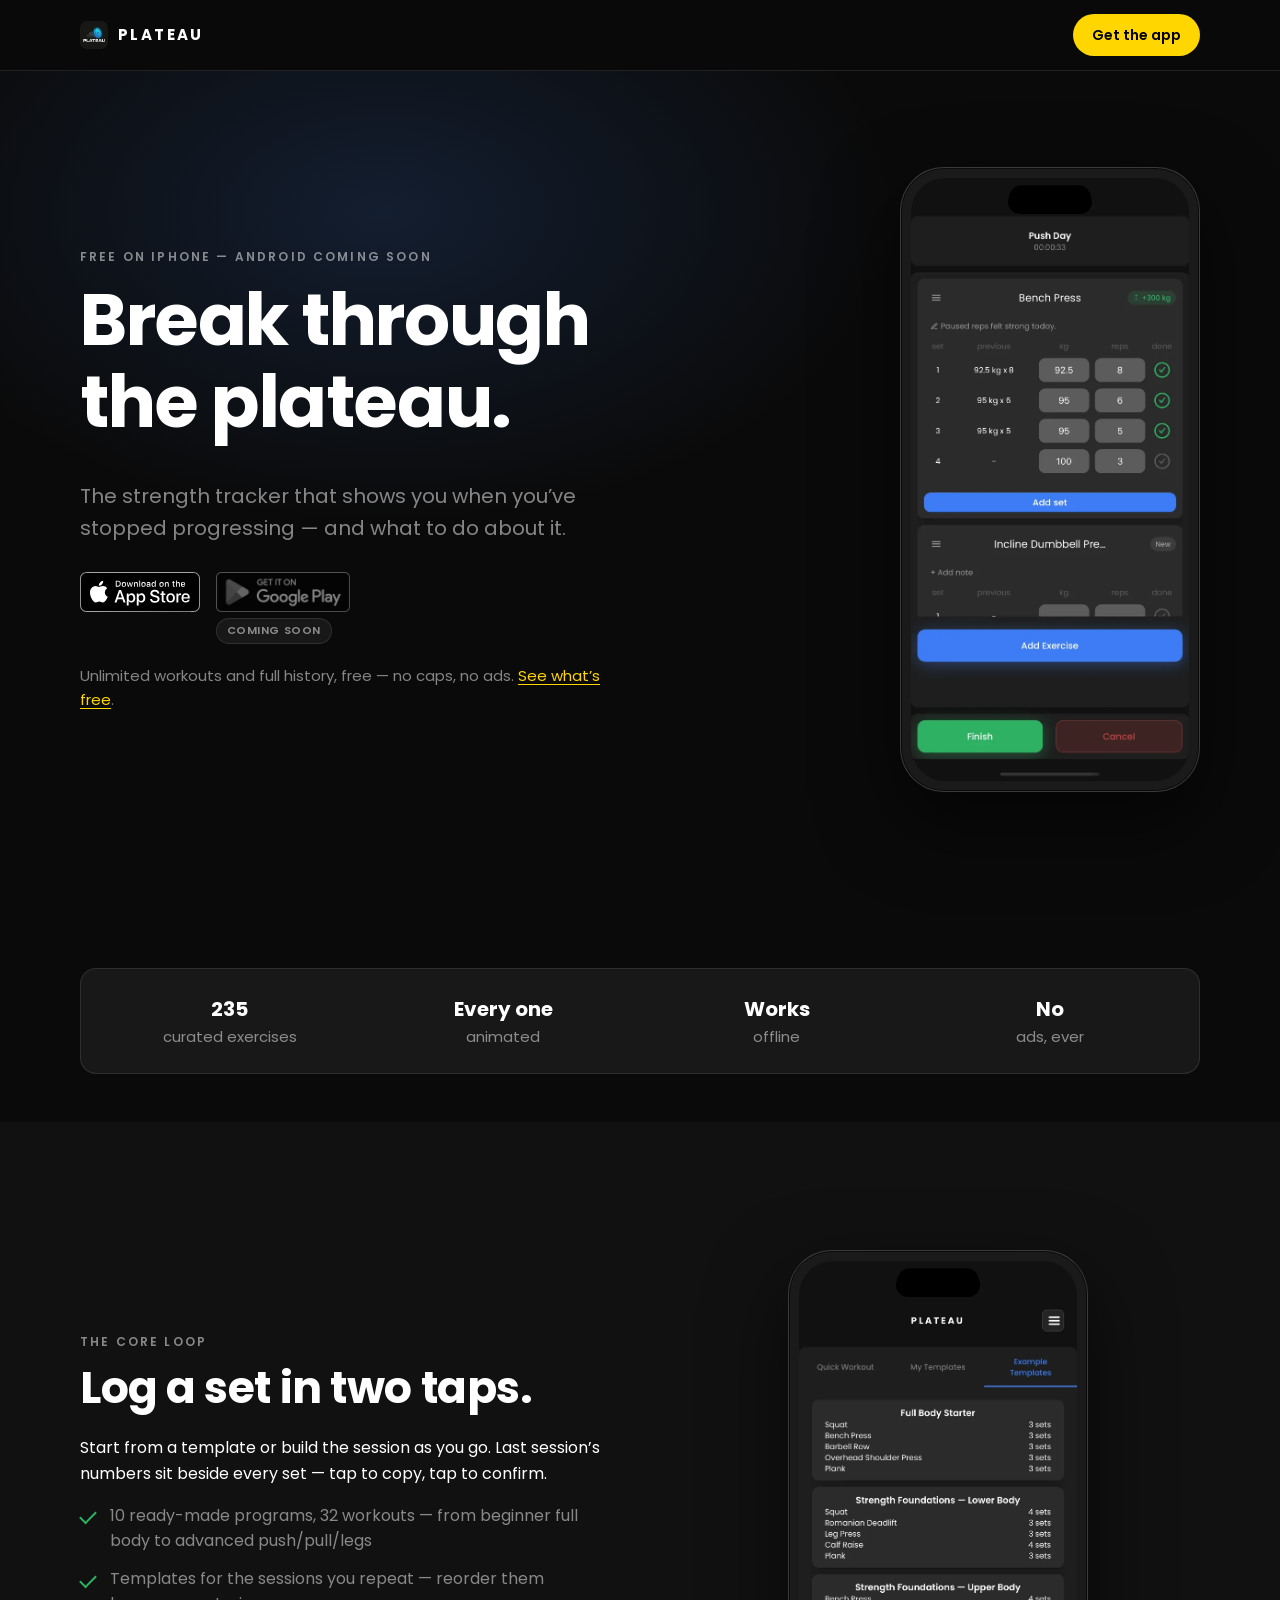
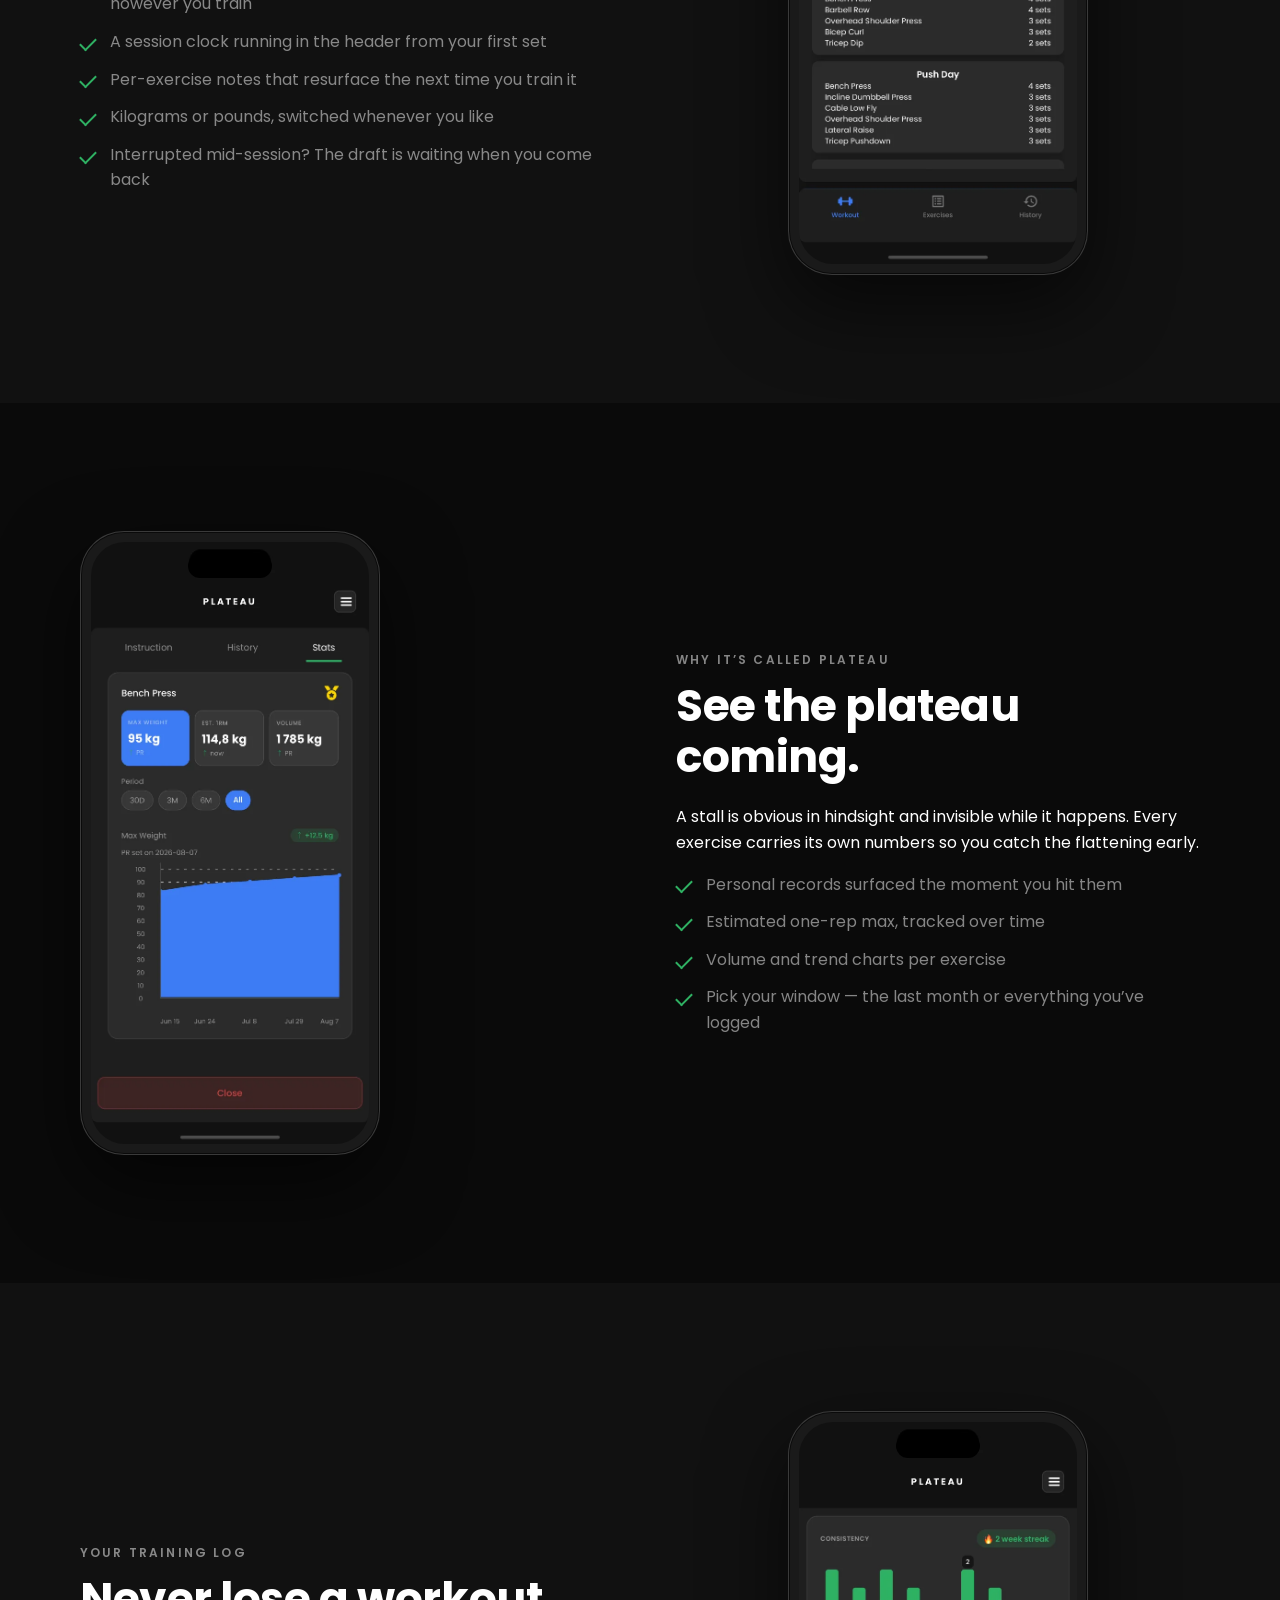
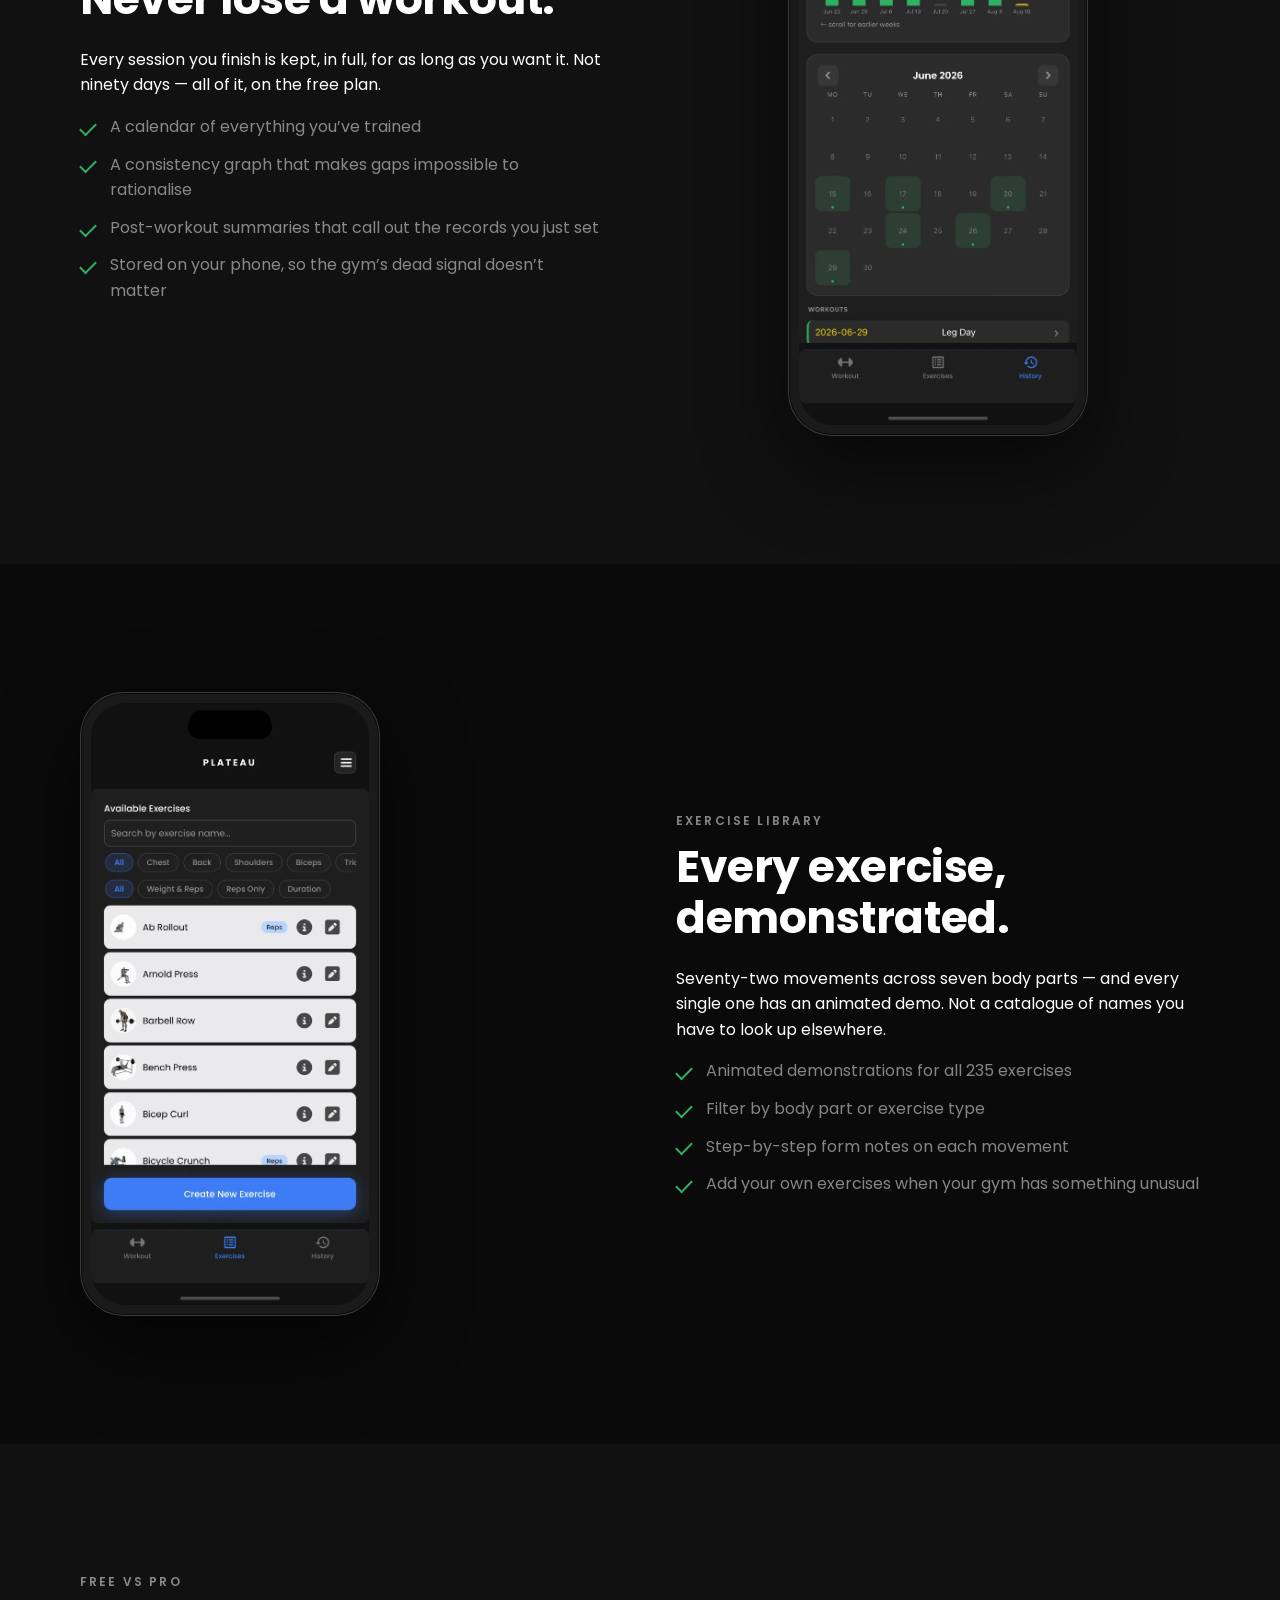
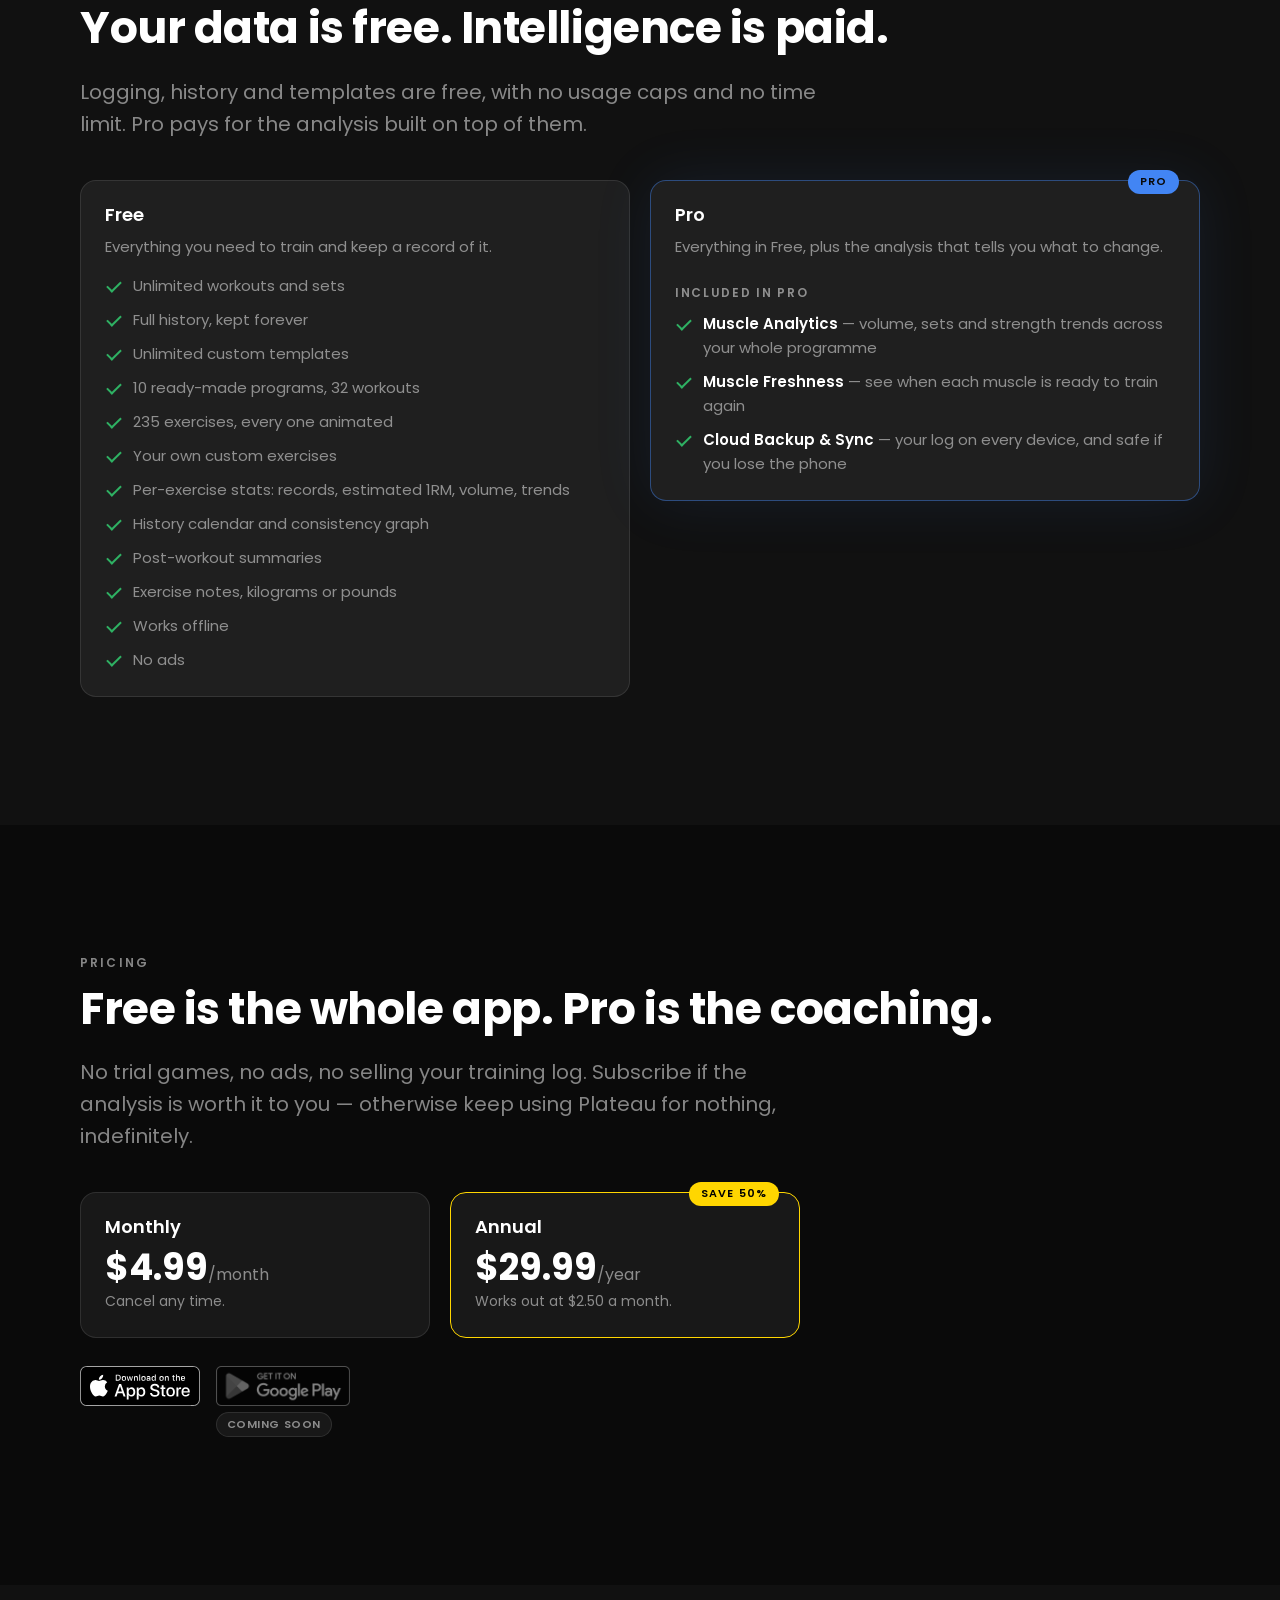
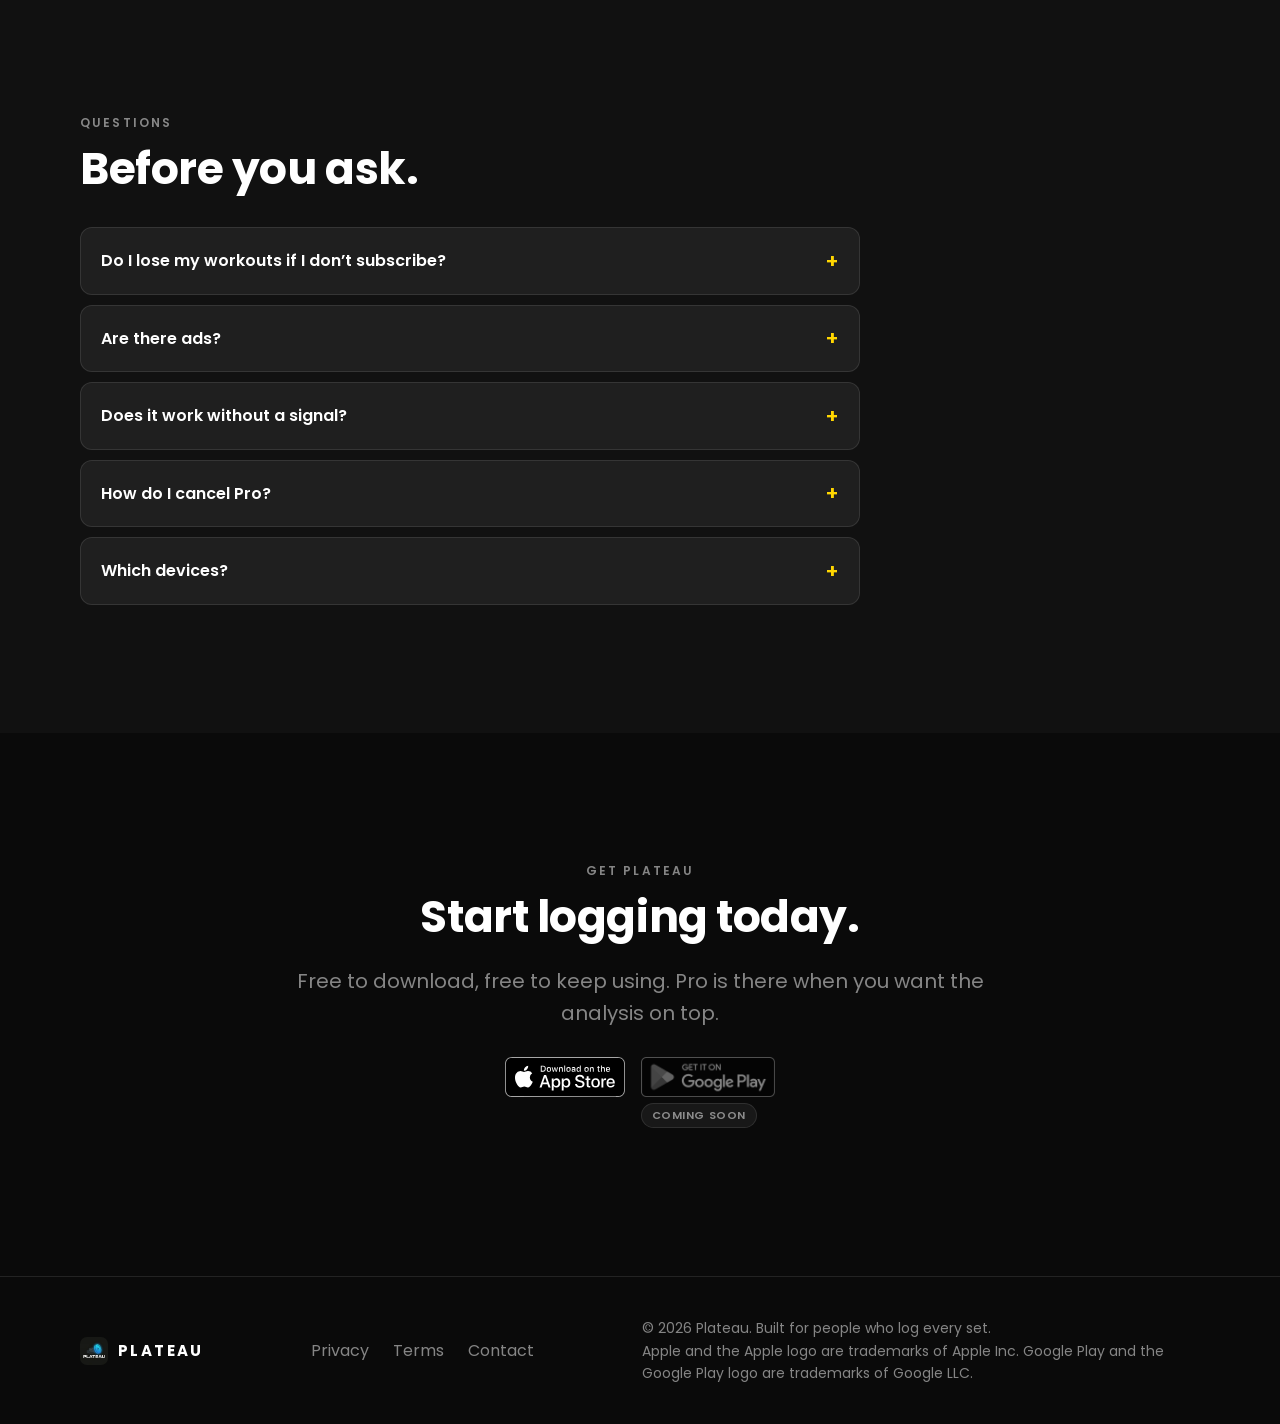
<file: index.html>
<!doctype html>
<html lang="en">
<head>
  <meta charset="utf-8">
  <meta name="viewport" content="width=device-width, initial-scale=1">
  <title>Plateau — Break through the plateau</title>
  <meta name="description" content="Plateau is a strength tracker for iPhone (Android coming soon) that shows you when you have stopped progressing — and what to do about it. Free to download: unlimited workouts, unlimited history, no ads.">
  <link rel="canonical" href="https://getplateau.app/">
  <meta property="og:type" content="website">
  <meta property="og:site_name" content="Plateau">
  <meta property="og:title" content="Plateau — Break through the plateau">
  <meta property="og:description" content="The strength tracker that shows you when you've stopped progressing. Free on iPhone — Android coming soon. Unlimited workouts and full history, no caps, no ads.">
  <meta property="og:url" content="https://getplateau.app/">
  <meta property="og:image" content="https://getplateau.app/assets/img/og.png">
  <meta property="og:image:width" content="1200">
  <meta property="og:image:height" content="630">
  <meta name="twitter:card" content="summary_large_image">
  <meta name="twitter:title" content="Plateau — Break through the plateau">
  <meta name="twitter:description" content="The strength tracker that shows you when you've stopped progressing. Free on iPhone — Android coming soon. Unlimited workouts and full history, no caps, no ads.">
  <meta name="twitter:image" content="https://getplateau.app/assets/img/og.png">
  <meta name="theme-color" content="#0A0A0A">
  <link rel="icon" href="assets/img/logo.webp" type="image/webp">
  <!-- PRICES: reconcile against the live RevenueCat products. -->
  <script type="application/ld+json">
  {
    "@context": "https://schema.org",
    "@type": "SoftwareApplication",
    "name": "Plateau",
    "applicationCategory": "HealthApplication",
    "operatingSystem": "iOS",
    "description": "A strength-training tracker with unlimited workout logging, full history and per-exercise progress analytics.",
    "url": "https://getplateau.app/",
    "installUrl": "https://apps.apple.com/app/id6752913552",
    "offers": [
      { "@type": "Offer", "name": "Free", "price": "0", "priceCurrency": "USD", "availability": "https://schema.org/InStock" },
      { "@type": "Offer", "name": "Pro Monthly", "price": "4.99", "priceCurrency": "USD", "availability": "https://schema.org/InStock" },
      { "@type": "Offer", "name": "Pro Annual", "price": "29.99", "priceCurrency": "USD", "availability": "https://schema.org/InStock" }
    ]
  }
  </script>
  <!-- /PRICES -->
  <link rel="preload" href="assets/fonts/poppins-400.woff2" as="font" type="font/woff2" crossorigin>
  <link rel="stylesheet" href="assets/css/styles.css">
  <noscript><style>.reveal { opacity: 1 !important; transform: none !important; } .site-header { background: rgba(10, 10, 10, 0.85); -webkit-backdrop-filter: blur(12px); backdrop-filter: blur(12px); border-bottom-color: var(--surface-border); }</style></noscript>
</head>
<body>
  <a class="skip-link" href="#main">Skip to content</a>

  <header class="site-header" id="site-header">
    <div class="container site-header__inner">
      <a class="wordmark" href="index.html">
        <img src="assets/img/logo.webp" width="28" height="28" alt="Plateau logo">
        <span>PLATEAU</span>
      </a>
      <a class="btn btn--primary btn--sm" href="#download">Get the app</a>
    </div>
  </header>

  <main id="main">
    <section class="hero">
      <div class="container hero__inner">
        <div class="hero__copy">
          <p class="eyebrow">Free on iPhone — <span data-status="coming">Android coming soon</span></p>
          <h1>Break through the plateau.</h1>
          <p class="lede">The strength tracker that shows you when you&rsquo;ve stopped
            progressing &mdash; and what to do about it.</p>
          <div class="store-badges">
            <a href="https://apps.apple.com/app/id6752913552">
              <img class="badge-apple" src="assets/img/badge-app-store.svg" width="120" height="40"
                   alt="Download Plateau on the App Store">
            </a>
            <span class="store-badge--soon">
              <img class="badge-google" src="assets/img/badge-google-play.png" width="134" height="40"
                   alt="Plateau for Android — coming soon">
              <span class="store-badge__tag" data-status="coming">Coming soon</span>
            </span>
          </div>
          <p class="hero__note">Unlimited workouts and full history, free — no caps, no ads.
            <a href="#plans">See what&rsquo;s free</a>.</p>
        </div>
        <div class="hero__shot">
          <div class="phone">
            <img src="assets/img/shot-workout.webp" width="603" height="1307"
                 alt="Plateau logging sets for a bench press during an active workout">
          </div>
        </div>
      </div>
    </section>

    <section class="section proof">
      <div class="container">
        <ul class="proof-bar">
          <li><strong>235</strong> curated exercises</li>
          <li><strong>Every one</strong> animated</li>
          <li><strong>Works</strong> offline</li>
          <li><strong>No</strong> ads, ever</li>
        </ul>
      </div>
    </section>

    <section class="section section--raised feature reveal" id="logging">
      <div class="container feature__inner">
        <div class="feature__copy">
          <p class="eyebrow">The core loop</p>
          <h2>Log a set in two taps.</h2>
          <p>Start from a template or build the session as you go. Last session&rsquo;s
            numbers sit beside every set &mdash; tap to copy, tap to confirm.</p>
          <ul class="feature__points">
            <li>10 ready-made programs, 32 workouts &mdash; from beginner full body to advanced push/pull/legs</li>
            <li>Templates for the sessions you repeat &mdash; reorder them however you train</li>
            <li>A session clock running in the header from your first set</li>
            <li>Per-exercise notes that resurface the next time you train it</li>
            <li>Kilograms or pounds, switched whenever you like</li>
            <li>Interrupted mid-session? The draft is waiting when you come back</li>
          </ul>
        </div>
        <div class="feature__media">
          <div class="phone">
            <img src="assets/img/shot-templates.webp" width="603" height="1307" loading="lazy"
                 alt="Plateau&rsquo;s workout tab listing reusable training templates">
          </div>
        </div>
      </div>
    </section>

    <section class="section feature feature--reverse reveal" id="progress">
      <div class="container feature__inner">
        <div class="feature__copy">
          <p class="eyebrow">Why it&rsquo;s called Plateau</p>
          <h2>See the plateau coming.</h2>
          <p>A stall is obvious in hindsight and invisible while it happens. Every
            exercise carries its own numbers so you catch the flattening early.</p>
          <ul class="feature__points">
            <li>Personal records surfaced the moment you hit them</li>
            <li>Estimated one-rep max, tracked over time</li>
            <li>Volume and trend charts per exercise</li>
            <li>Pick your window &mdash; the last month or everything you&rsquo;ve logged</li>
          </ul>
        </div>
        <div class="feature__media">
          <div class="phone">
            <img src="assets/img/shot-stats.webp" width="603" height="1307" loading="lazy"
                 alt="Bench press statistics showing personal records, estimated one-rep max and a rising progress chart">
          </div>
        </div>
      </div>
    </section>

    <section class="section section--raised feature reveal" id="history">
      <div class="container feature__inner">
        <div class="feature__copy">
          <p class="eyebrow">Your training log</p>
          <h2>Never lose a workout.</h2>
          <p>Every session you finish is kept, in full, for as long as you want it.
            Not ninety days &mdash; all of it, on the free plan.</p>
          <ul class="feature__points">
            <li>A calendar of everything you&rsquo;ve trained</li>
            <li>A consistency graph that makes gaps impossible to rationalise</li>
            <li>Post-workout summaries that call out the records you just set</li>
            <li>Stored on your phone, so the gym&rsquo;s dead signal doesn&rsquo;t matter</li>
          </ul>
        </div>
        <div class="feature__media">
          <div class="phone">
            <img src="assets/img/shot-history.webp" width="603" height="1307" loading="lazy"
                 alt="Workout history with a calendar of training days and a weekly consistency graph">
          </div>
        </div>
      </div>
    </section>

    <section class="section feature feature--reverse reveal" id="library">
      <div class="container feature__inner">
        <div class="feature__copy">
          <p class="eyebrow">Exercise library</p>
          <h2>Every exercise, demonstrated.</h2>
          <p>Seventy-two movements across seven body parts &mdash; and every single one
            has an animated demo. Not a catalogue of names you have to look up elsewhere.</p>
          <ul class="feature__points">
            <li>Animated demonstrations for all 235 exercises</li>
            <li>Filter by body part or exercise type</li>
            <li>Step-by-step form notes on each movement</li>
            <li>Add your own exercises when your gym has something unusual</li>
          </ul>
        </div>
        <div class="feature__media">
          <div class="phone">
            <img src="assets/img/shot-library.webp" width="603" height="1307" loading="lazy"
                 alt="Plateau&rsquo;s exercise library with body-part and exercise-type filters">
          </div>
        </div>
      </div>
    </section>

    <section class="section section--raised reveal" id="plans">
      <div class="container">
        <p class="eyebrow">Free vs Pro</p>
        <h2>Your data is free. Intelligence is paid.</h2>
        <p class="lede">Logging, history and templates are free, with no usage caps
          and no time limit. Pro pays for the analysis built on top of them.</p>

        <div class="plans">
          <div class="card plan">
            <h3>Free</h3>
            <p class="plan__tagline">Everything you need to train and keep a record of it.</p>
            <ul class="plan__list">
              <li>Unlimited workouts and sets</li>
              <li>Full history, kept forever</li>
              <li>Unlimited custom templates</li>
              <li>10 ready-made programs, 32 workouts</li>
              <li>235 exercises, every one animated</li>
              <li>Your own custom exercises</li>
              <li>Per-exercise stats: records, estimated 1RM, volume, trends</li>
              <li>History calendar and consistency graph</li>
              <li>Post-workout summaries</li>
              <li>Exercise notes, kilograms or pounds</li>
              <li>Works offline</li>
              <li>No ads</li>
            </ul>
          </div>

          <div class="card plan plan--pro">
            <span class="badge">Pro</span>
            <h3>Pro</h3>
            <p class="plan__tagline">Everything in Free, plus the analysis that tells you what to change.</p>
            <p class="plan__group">Included in Pro</p>
            <ul class="plan__list">
              <li><strong>Muscle Analytics</strong> &mdash; volume, sets and strength trends across your whole programme</li>
              <li><strong>Muscle Freshness</strong> &mdash; see when each muscle is ready to train again</li>
              <li><strong>Cloud Backup &amp; Sync</strong> &mdash; your log on every device, and safe if you lose the phone</li>
            </ul>
          </div>
        </div>
      </div>
    </section>

    <section class="section reveal" id="pricing">
      <div class="container">
        <p class="eyebrow">Pricing</p>
        <h2>Free is the whole app. Pro is the coaching.</h2>
        <p class="lede">No trial games, no ads, no selling your training log.
          Subscribe if the analysis is worth it to you &mdash; otherwise keep using
          Plateau for nothing, indefinitely.</p>

        <!-- PRICES: reconcile against the live RevenueCat products. -->
        <div class="prices">
          <div class="card price">
            <h3>Monthly</h3>
            <p class="price__amount">$4.99<span>/month</span></p>
            <p class="price__note">Cancel any time.</p>
          </div>
          <div class="card price price--featured">
            <span class="badge">Save 50%</span>
            <h3>Annual</h3>
            <p class="price__amount">$29.99<span>/year</span></p>
            <p class="price__note">Works out at $2.50 a month.</p>
          </div>
        </div>
        <!-- /PRICES -->

        <div class="store-badges">
          <a href="https://apps.apple.com/app/id6752913552">
            <img class="badge-apple" src="assets/img/badge-app-store.svg" width="120" height="40"
                 alt="Download Plateau on the App Store">
          </a>
          <span class="store-badge--soon">
            <img class="badge-google" src="assets/img/badge-google-play.png" width="134" height="40"
                 alt="Plateau for Android — coming soon">
            <span class="store-badge__tag" data-status="coming">Coming soon</span>
          </span>
        </div>
      </div>
    </section>

    <section class="section section--raised reveal" id="faq">
      <div class="container">
        <p class="eyebrow">Questions</p>
        <h2>Before you ask.</h2>
        <div class="faq">
          <details>
            <summary>Do I lose my workouts if I don&rsquo;t subscribe?</summary>
            <p>No. Your entire history stays readable forever on the free plan, along
              with unlimited logging and unlimited templates. Pro adds analysis on top
              of that data; it never locks the data itself.</p>
          </details>
          <details>
            <summary>Are there ads?</summary>
            <p>None, on either plan. An advert has no business interrupting a working
              set, and we would rather be paid by the people using the app.</p>
          </details>
          <details>
            <summary>Does it work without a signal?</summary>
            <p>Yes. Your workouts are stored on the phone itself, so a basement gym
              with no reception changes nothing. Exercise animations are cached after
              the first time you view them.</p>
          </details>
          <details>
            <summary>How do I cancel Pro?</summary>
            <p>In your App Store or Google Play account settings, not in the app.
              Cancelling stops the next renewal; the period you have already paid for
              runs to its end. Refunds go through Apple or Google under their own
              policies.</p>
          </details>
          <details>
            <summary>Which devices?</summary>
            <p>iPhone today, from a single codebase — <span data-status="coming">Android is coming soon</span>.</p>
          </details>
        </div>
      </div>
    </section>

    <section class="section download reveal" id="download">
      <div class="container">
        <p class="eyebrow">Get Plateau</p>
        <h2>Start logging today.</h2>
        <p class="lede">Free to download, free to keep using. Pro is there when you want
          the analysis on top.</p>
        <div class="store-badges">
          <a href="https://apps.apple.com/app/id6752913552">
            <img class="badge-apple" src="assets/img/badge-app-store.svg" width="120" height="40"
                 alt="Download Plateau on the App Store">
          </a>
          <span class="store-badge--soon">
            <img class="badge-google" src="assets/img/badge-google-play.png" width="134" height="40"
                 alt="Plateau for Android — coming soon">
            <span class="store-badge__tag" data-status="coming">Coming soon</span>
          </span>
        </div>
      </div>
    </section>
  </main>

  <footer class="site-footer">
    <div class="container site-footer__inner">
      <a class="wordmark" href="index.html">
        <img src="assets/img/logo.webp" width="28" height="28" alt="Plateau logo">
        <span>PLATEAU</span>
      </a>
      <nav class="site-footer__links" aria-label="Footer">
        <a href="privacy.html">Privacy</a>
        <a href="terms.html">Terms</a>
        <a href="mailto:support@getplateau.app">Contact</a>
      </nav>
      <p class="site-footer__note">&copy; 2026 Plateau. Built for people who log every set.<br>
        Apple and the Apple logo are trademarks of Apple Inc. Google Play and the Google Play
        logo are trademarks of Google LLC.</p>
    </div>
  </footer>

  <script src="assets/js/main.js" defer></script>
</body>
</html>
</file>
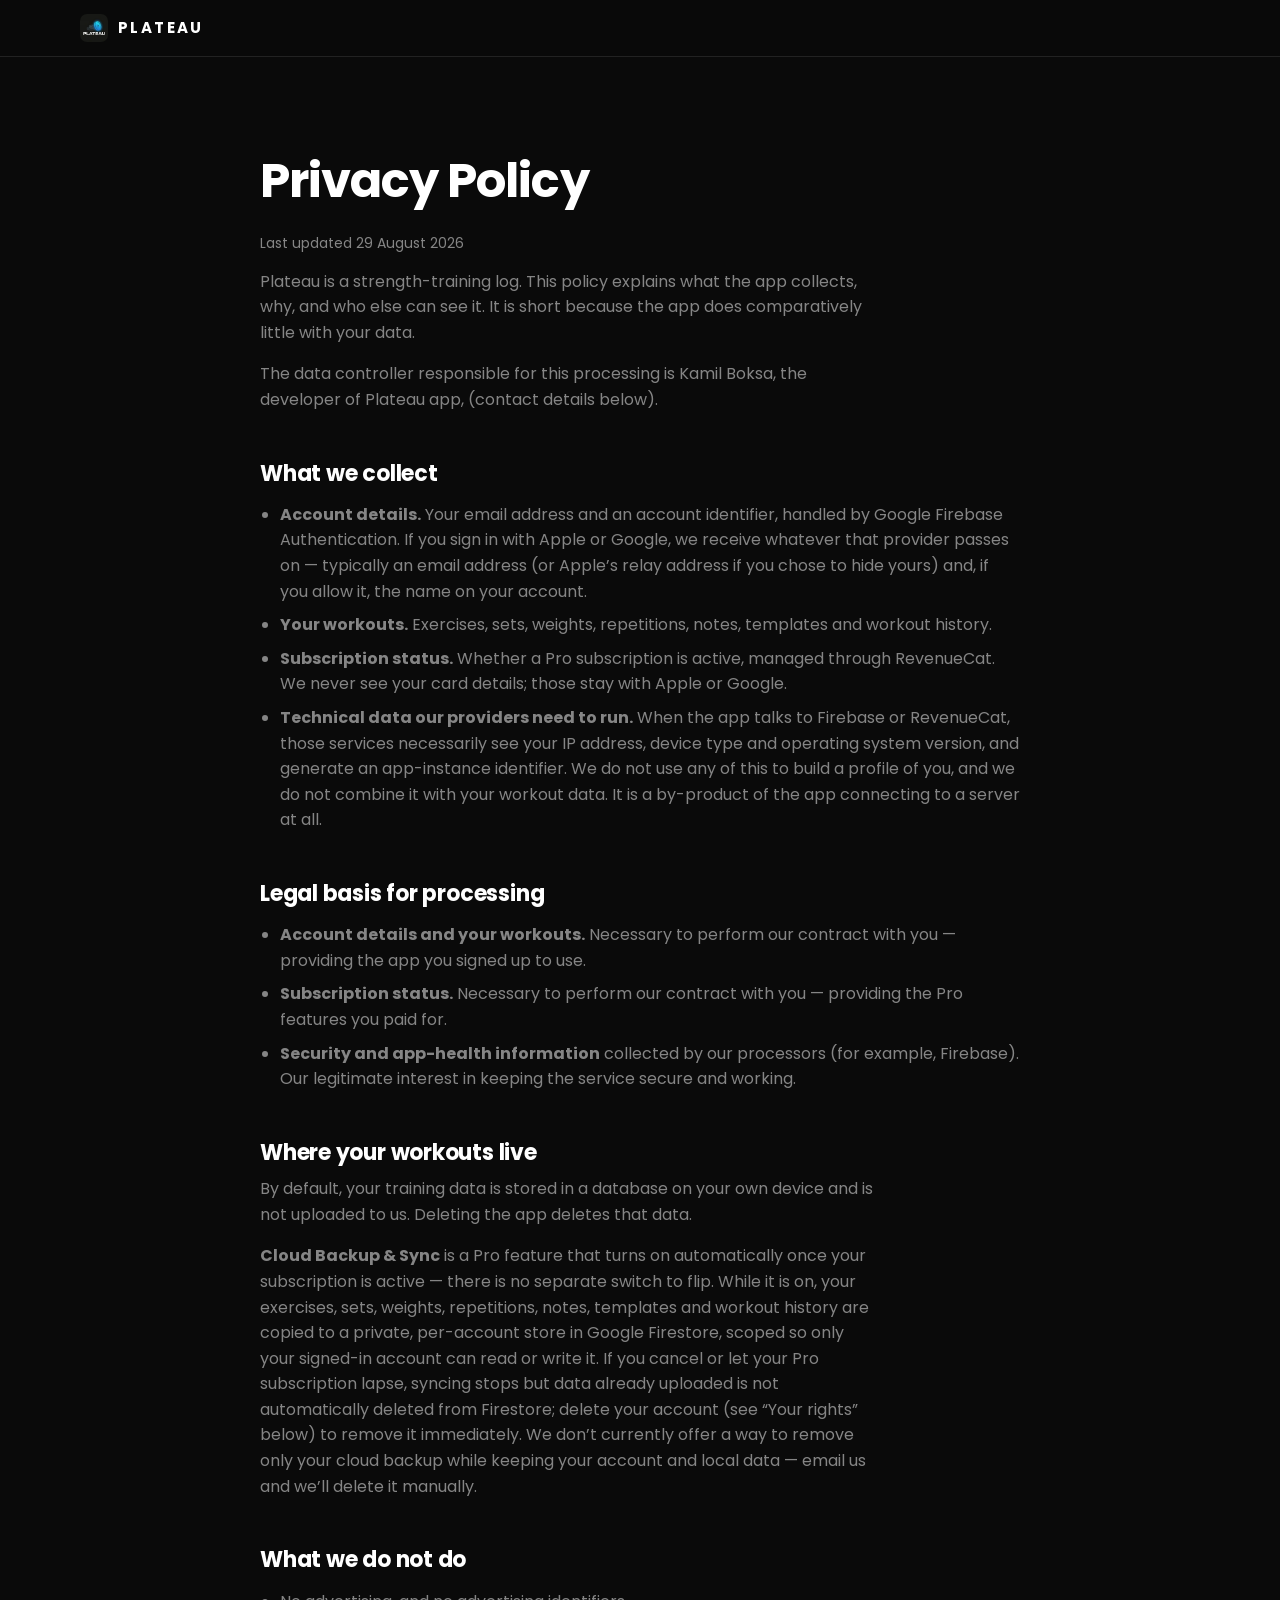
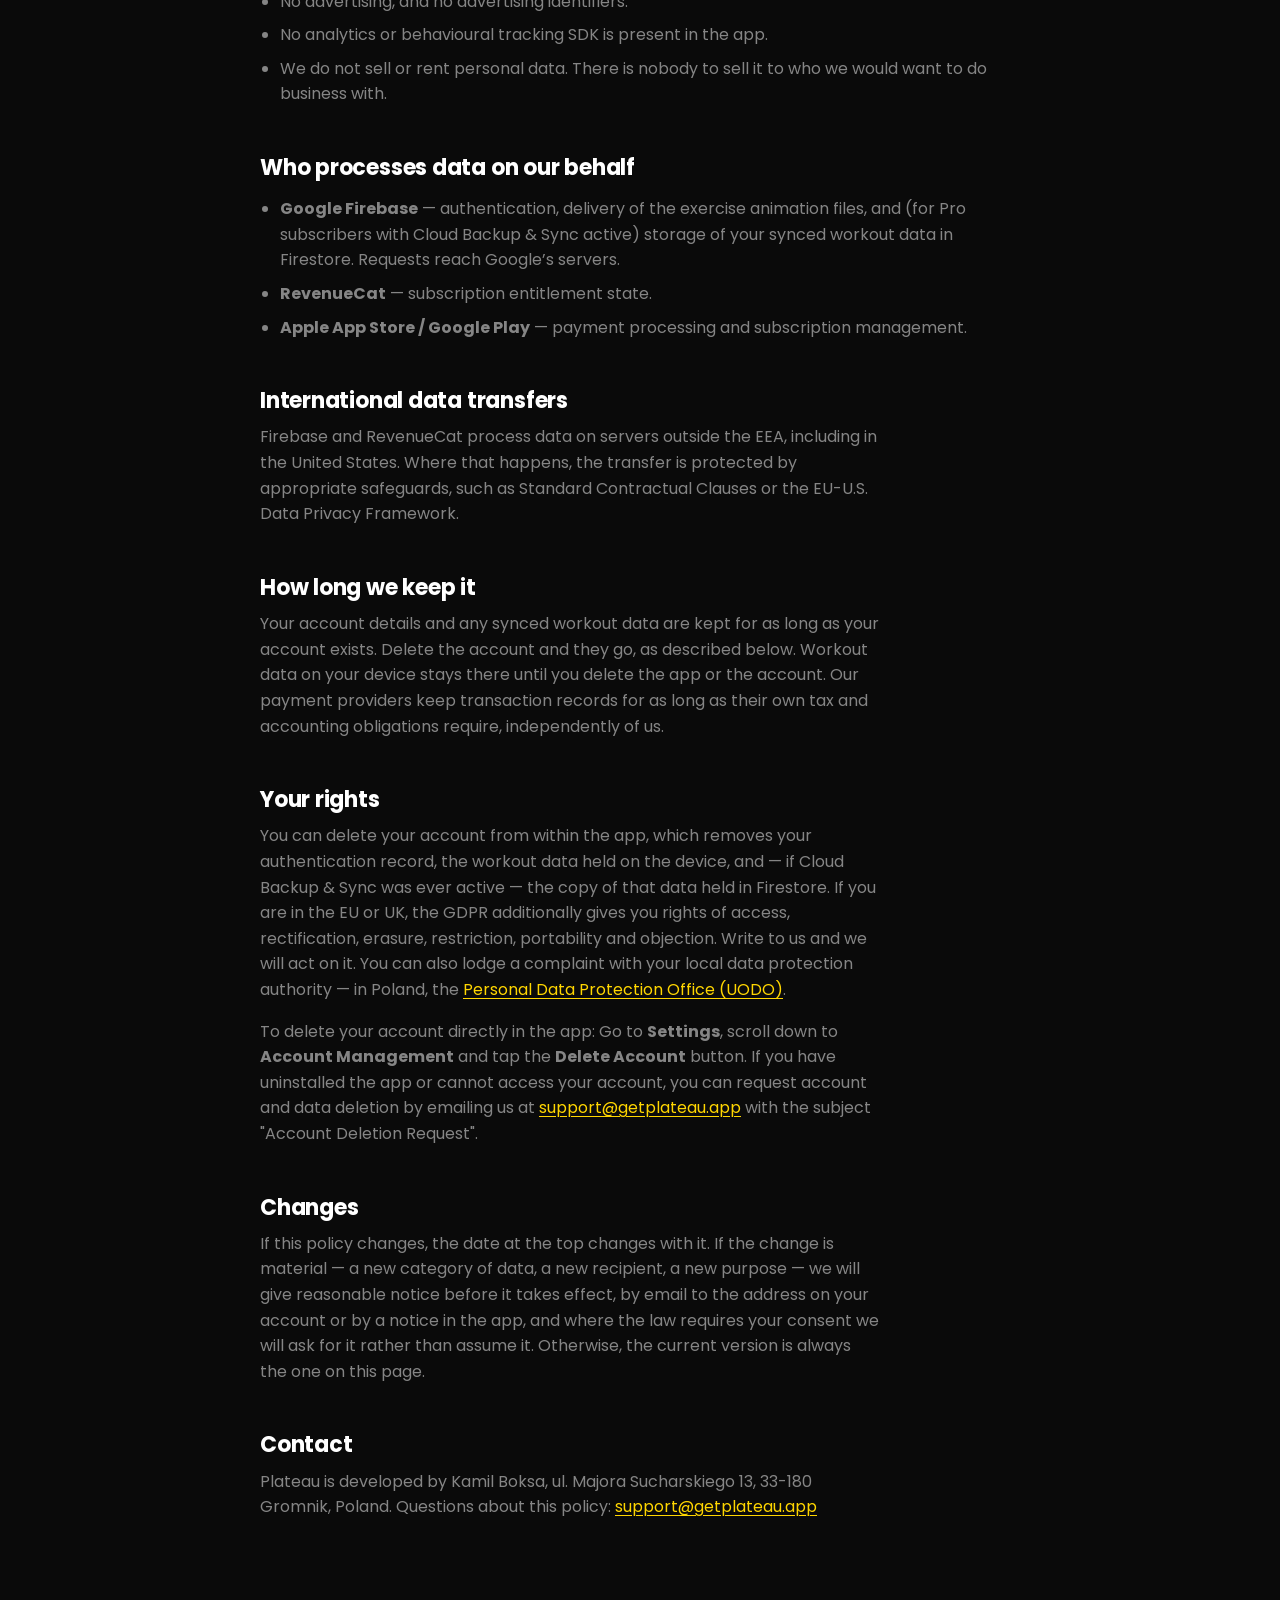
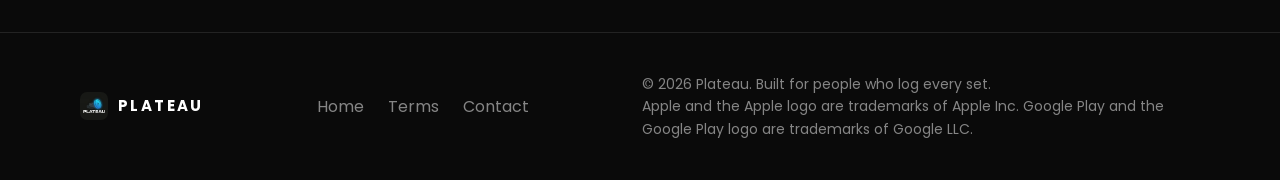
<file: privacy.html>
<!doctype html>
<html lang="en">

<head>
  <meta charset="utf-8">
  <meta name="viewport" content="width=device-width, initial-scale=1">
  <title>Privacy Policy — Plateau</title>
  <meta name="description"
    content="How the Plateau strength tracker handles your account, your workout data and your subscription. No advertising, no analytics, no sale of personal data.">
  <link rel="canonical" href="https://getplateau.app/privacy.html">
  <meta name="theme-color" content="#0A0A0A">
  <link rel="icon" href="assets/img/logo.webp" type="image/webp">
  <link rel="preload" href="assets/fonts/poppins-400.woff2" as="font" type="font/woff2" crossorigin>
  <link rel="stylesheet" href="assets/css/styles.css">
</head>

<body>
  <a class="skip-link" href="#main">Skip to content</a>

  <header class="site-header is-stuck">
    <div class="container site-header__inner">
      <a class="wordmark" href="index.html">
        <img src="assets/img/logo.webp" width="28" height="28" alt="Plateau logo">
        <span>PLATEAU</span>
      </a>
    </div>
  </header>

  <main class="legal" id="main">
    <div class="container">
      <h1>Privacy Policy</h1>
      <p class="legal__updated">Last updated 29 August 2026</p>

      <p>Plateau is a strength-training log. This policy explains what the app
        collects, why, and who else can see it. It is short because the app does
        comparatively little with your data.</p>

      <p>The data controller responsible for this processing is Kamil Boksa, the developer of Plateau app, (contact
        details below).</p>

      <h2>What we collect</h2>
      <ul>
        <li><strong>Account details.</strong> Your email address and an account
          identifier, handled by Google Firebase Authentication. If you sign in with
          Apple or Google, we receive whatever that provider passes on — typically an
          email address (or Apple&rsquo;s relay address if you chose to hide yours) and,
          if you allow it, the name on your account.</li>
        <li><strong>Your workouts.</strong> Exercises, sets, weights, repetitions,
          notes, templates and workout history.</li>
        <li><strong>Subscription status.</strong> Whether a Pro subscription is
          active, managed through RevenueCat. We never see your card details; those
          stay with Apple or Google.</li>
        <li><strong>Technical data our providers need to run.</strong> When the app
          talks to Firebase or RevenueCat, those services necessarily see your IP
          address, device type and operating system version, and generate an
          app-instance identifier. We do not use any of this to build a profile of
          you, and we do not combine it with your workout data. It is a by-product
          of the app connecting to a server at all.</li>
      </ul>

      <h2>Legal basis for processing</h2>
      <ul>
        <li><strong>Account details and your workouts.</strong> Necessary to perform
          our contract with you — providing the app you signed up to use.</li>
        <li><strong>Subscription status.</strong> Necessary to perform our contract
          with you — providing the Pro features you paid for.</li>
        <li><strong>Security and app-health information</strong> collected by our
          processors (for example, Firebase). Our legitimate interest in keeping the
          service secure and working.</li>
      </ul>

      <h2>Where your workouts live</h2>
      <p>By default, your training data is stored in a database on your own device and
        is not uploaded to us. Deleting the app deletes that data.</p>
      <p><strong>Cloud Backup &amp; Sync</strong> is a Pro feature that turns on
        automatically once your subscription is active — there is no separate switch
        to flip. While it is on, your exercises, sets, weights, repetitions, notes,
        templates and workout history are copied to a private, per-account store in
        Google Firestore, scoped so only your signed-in account can read or write it.
        If you cancel or let your Pro subscription lapse, syncing stops but data
        already uploaded is not automatically deleted from Firestore; delete your
        account (see &ldquo;Your rights&rdquo; below) to remove it immediately. We
        don&rsquo;t currently offer a way to remove only your cloud backup while
        keeping your account and local data — email us and we&rsquo;ll delete it
        manually.</p>

      <h2>What we do not do</h2>
      <ul>
        <li>No advertising, and no advertising identifiers.</li>
        <li>No analytics or behavioural tracking SDK is present in the app.</li>
        <li>We do not sell or rent personal data. There is nobody to sell it to who
          we would want to do business with.</li>
      </ul>

      <h2>Who processes data on our behalf</h2>
      <ul>
        <li><strong>Google Firebase</strong> — authentication, delivery of the
          exercise animation files, and (for Pro subscribers with Cloud Backup &amp;
          Sync active) storage of your synced workout data in Firestore. Requests
          reach Google&rsquo;s servers.</li>
        <li><strong>RevenueCat</strong> — subscription entitlement state.</li>
        <li><strong>Apple App Store / Google Play</strong> — payment processing and
          subscription management.</li>
      </ul>

      <h2>International data transfers</h2>
      <p>Firebase and RevenueCat process data on servers outside the EEA, including
        in the United States. Where that happens, the transfer is protected by
        appropriate safeguards, such as Standard Contractual Clauses or the
        EU-U.S. Data Privacy Framework.</p>

      <h2>How long we keep it</h2>
      <p>Your account details and any synced workout data are kept for as long as
        your account exists. Delete the account and they go, as described below.
        Workout data on your device stays there until you delete the app or the
        account. Our payment providers keep transaction records for as long as their
        own tax and accounting obligations require, independently of us.</p>

      <h2>Your rights</h2>
      <p>You can delete your account from within the app, which removes your
        authentication record, the workout data held on the device, and — if Cloud
        Backup &amp; Sync was ever active — the copy of that data held in Firestore.
        If you are in the EU or UK, the GDPR additionally gives you rights of access,
        rectification, erasure, restriction, portability and objection. Write to us
        and we will act on it. You can also lodge a complaint with your local data
        protection authority — in Poland, the
        <a href="https://uodo.gov.pl">Personal Data Protection Office (UODO)</a>.
      </p>
      <p>
        To delete your account directly in the app: Go to <strong>Settings</strong>, scroll down to <strong>Account
          Management</strong> and tap the <strong>Delete Account</strong> button. If you have uninstalled the app or
        cannot access your account, you can request account and data
        deletion by emailing us at <a href="mailto:support@getplateau.app">support@getplateau.app</a> with the subject
        "Account Deletion Request".
      </p>

      <h2>Changes</h2>
      <p>If this policy changes, the date at the top changes with it. If the change
        is material — a new category of data, a new recipient, a new purpose — we will
        give reasonable notice before it takes effect, by email to the address on your
        account or by a notice in the app, and where the law requires your consent we
        will ask for it rather than assume it. Otherwise, the current version is
        always the one on this page.</p>

      <h2>Contact</h2>
      <p>Plateau is developed by Kamil Boksa, ul. Majora Sucharskiego 13, 33-180
        Gromnik, Poland. Questions about this policy:
        <a href="mailto:support@getplateau.app">support@getplateau.app</a>
      </p>
    </div>
  </main>

  <footer class="site-footer">
    <div class="container site-footer__inner">
      <a class="wordmark" href="index.html">
        <img src="assets/img/logo.webp" width="28" height="28" alt="Plateau logo">
        <span>PLATEAU</span>
      </a>
      <nav class="site-footer__links" aria-label="Footer">
        <a href="index.html">Home</a>
        <a href="terms.html">Terms</a>
        <a href="mailto:support@getplateau.app">Contact</a>
      </nav>
      <p class="site-footer__note">&copy; 2026 Plateau. Built for people who log every set.<br>
        Apple and the Apple logo are trademarks of Apple Inc. Google Play and the Google Play
        logo are trademarks of Google LLC.</p>
    </div>
  </footer>
</body>

</html>
</file>
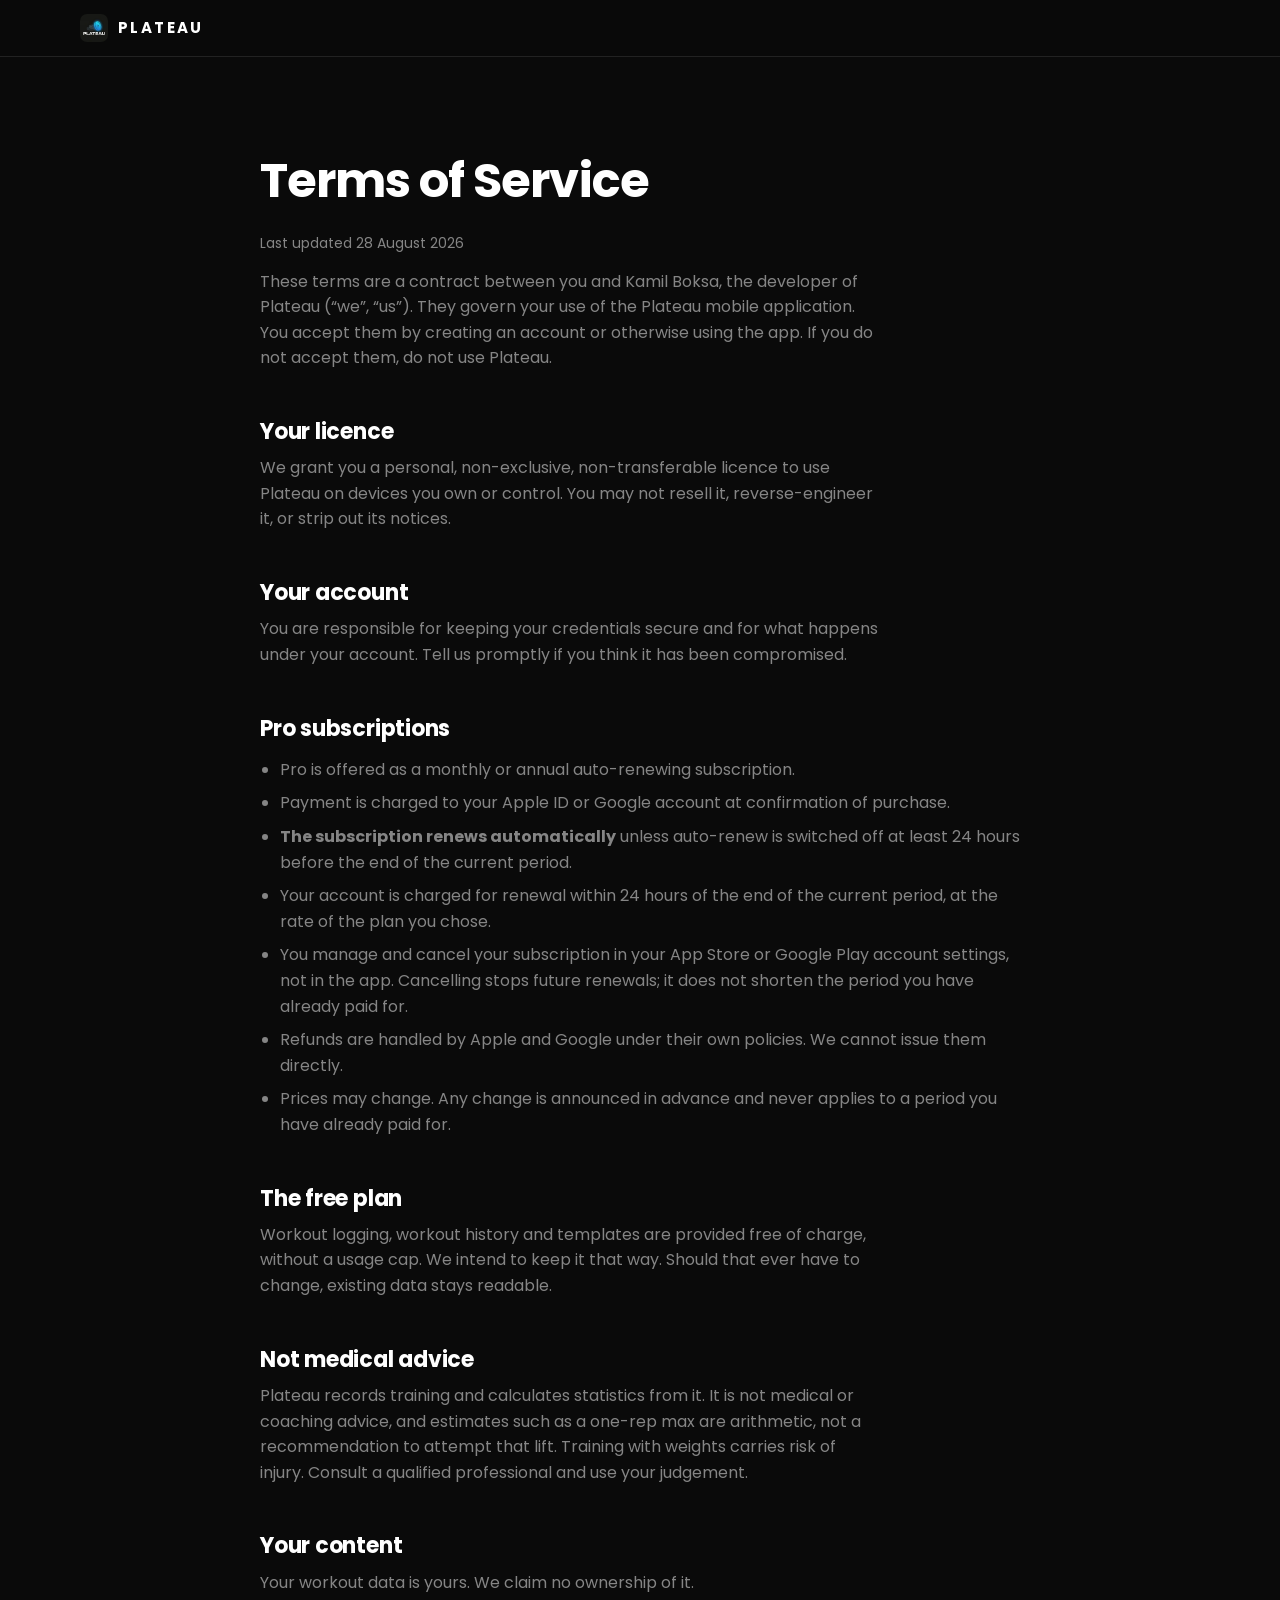
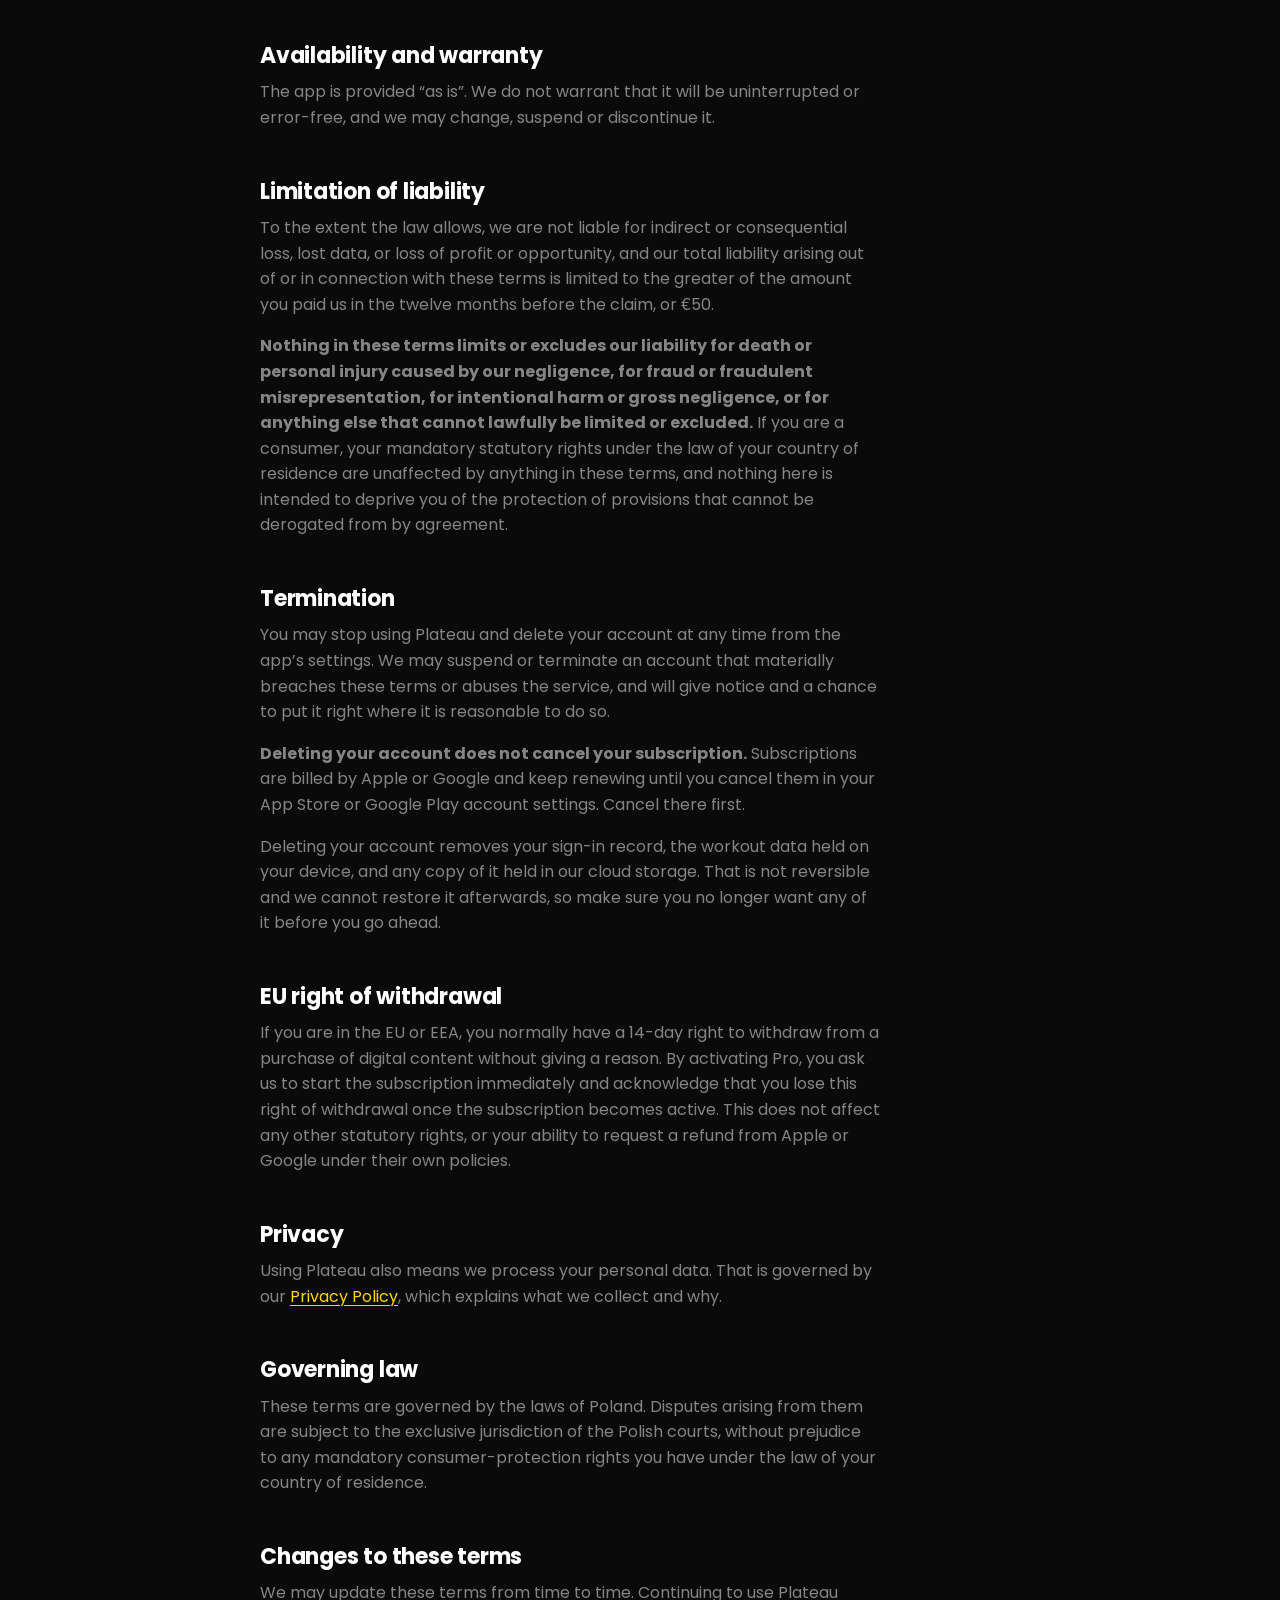
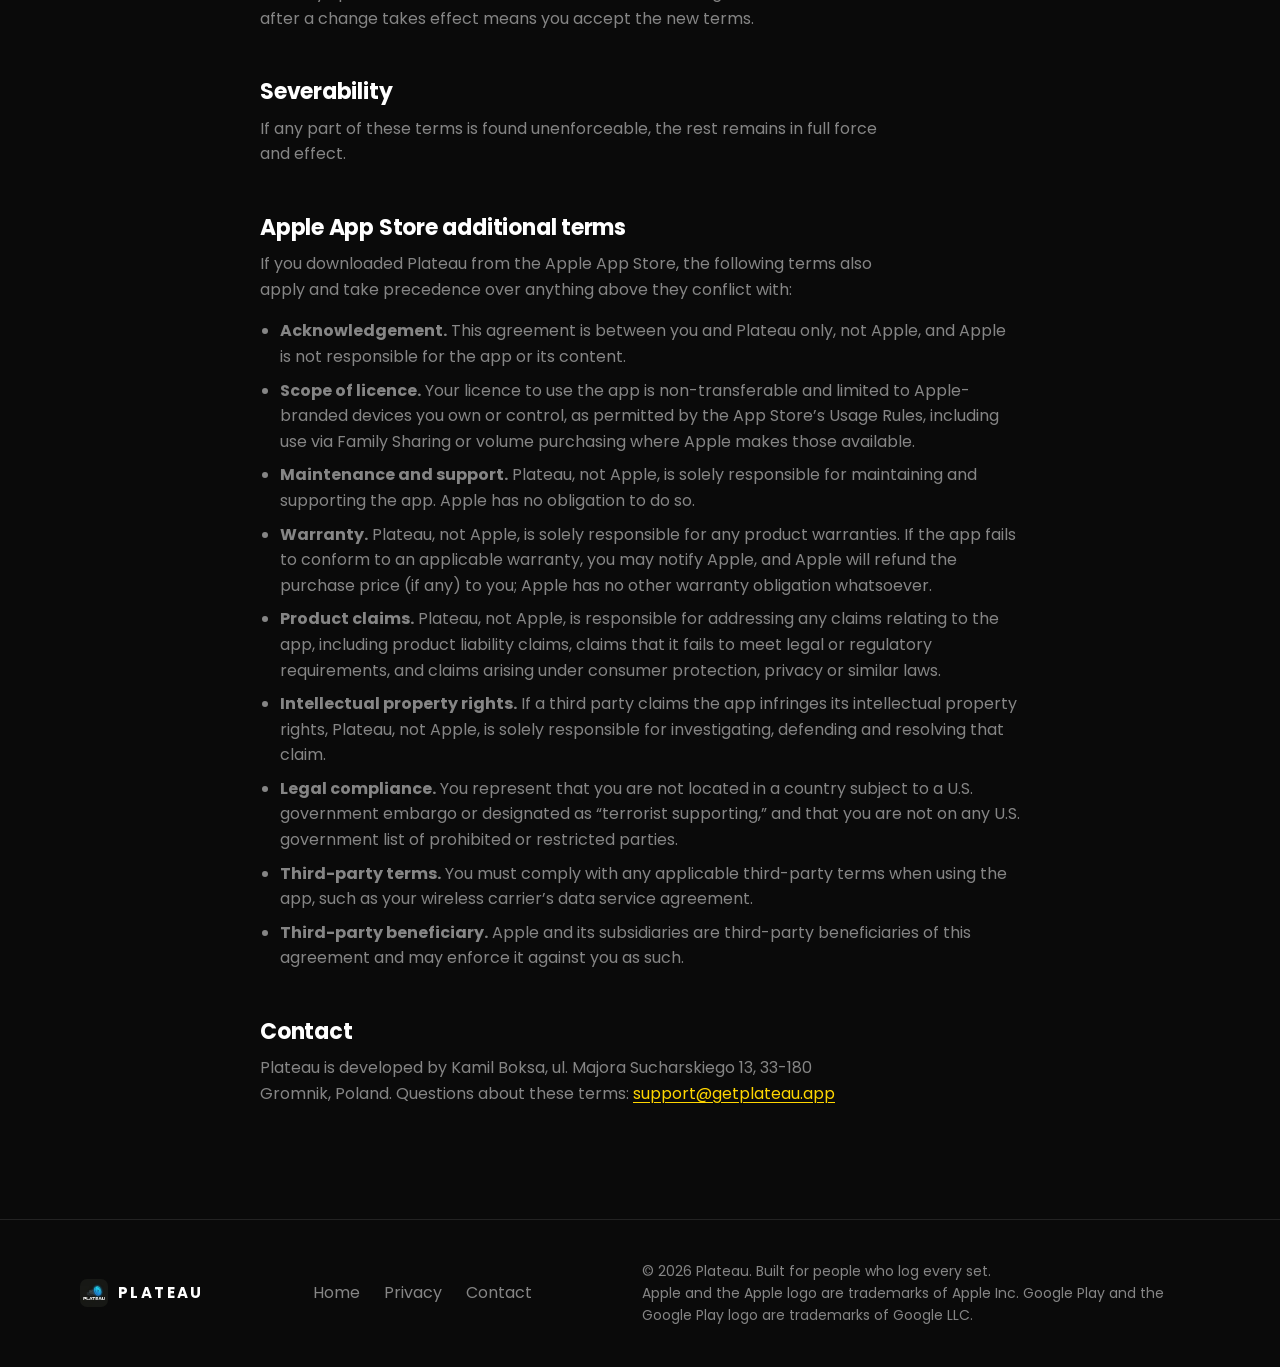
<file: terms.html>
<!doctype html>
<html lang="en">

<head>
  <meta charset="utf-8">
  <meta name="viewport" content="width=device-width, initial-scale=1">
  <title>Terms of Service — Plateau</title>
  <meta name="description"
    content="The terms covering use of the Plateau strength tracker, including auto-renewing Pro subscriptions, cancellation and refunds.">
  <link rel="canonical" href="https://getplateau.app/terms.html">
  <meta name="theme-color" content="#0A0A0A">
  <link rel="icon" href="assets/img/logo.webp" type="image/webp">
  <link rel="preload" href="assets/fonts/poppins-400.woff2" as="font" type="font/woff2" crossorigin>
  <link rel="stylesheet" href="assets/css/styles.css">
</head>

<body>
  <a class="skip-link" href="#main">Skip to content</a>

  <header class="site-header is-stuck">
    <div class="container site-header__inner">
      <a class="wordmark" href="index.html">
        <img src="assets/img/logo.webp" width="28" height="28" alt="Plateau logo">
        <span>PLATEAU</span>
      </a>
    </div>
  </header>

  <main class="legal" id="main">
    <div class="container">
      <h1>Terms of Service</h1>
      <p class="legal__updated">Last updated 28 August 2026</p>

      <p>These terms are a contract between you and Kamil Boksa, the developer of Plateau
        (&ldquo;we&rdquo;, &ldquo;us&rdquo;). They govern your use of the Plateau
        mobile application. You accept them by creating an account or otherwise using
        the app. If you do not accept them, do not use Plateau.</p>

      <h2>Your licence</h2>
      <p>We grant you a personal, non-exclusive, non-transferable licence to use
        Plateau on devices you own or control. You may not resell it, reverse-engineer
        it, or strip out its notices.</p>

      <h2>Your account</h2>
      <p>You are responsible for keeping your credentials secure and for what happens
        under your account. Tell us promptly if you think it has been compromised.</p>

      <h2>Pro subscriptions</h2>
      <ul>
        <li>Pro is offered as a monthly or annual auto-renewing subscription.</li>
        <li>Payment is charged to your Apple ID or Google account at confirmation of
          purchase.</li>
        <li><strong>The subscription renews automatically</strong> unless auto-renew is
          switched off at least 24 hours before the end of the current period.</li>
        <li>Your account is charged for renewal within 24 hours of the end of the
          current period, at the rate of the plan you chose.</li>
        <li>You manage and cancel your subscription in your App Store or Google Play
          account settings, not in the app. Cancelling stops future renewals; it does
          not shorten the period you have already paid for.</li>
        <li>Refunds are handled by Apple and Google under their own policies. We
          cannot issue them directly.</li>
        <li>Prices may change. Any change is announced in advance and never applies to
          a period you have already paid for.</li>
      </ul>

      <h2>The free plan</h2>
      <p>Workout logging, workout history and templates are provided free of charge,
        without a usage cap. We intend to keep it that way. Should that ever have to
        change, existing data stays readable.</p>

      <h2>Not medical advice</h2>
      <p>Plateau records training and calculates statistics from it. It is not medical
        or coaching advice, and estimates such as a one-rep max are arithmetic, not a
        recommendation to attempt that lift. Training with weights carries risk of
        injury. Consult a qualified professional and use your judgement.</p>

      <h2>Your content</h2>
      <p>Your workout data is yours. We claim no ownership of it.</p>

      <h2>Availability and warranty</h2>
      <p>The app is provided &ldquo;as is&rdquo;. We do not warrant that it will be
        uninterrupted or error-free, and we may change, suspend or discontinue it.</p>

      <h2>Limitation of liability</h2>
      <p>To the extent the law allows, we are not liable for indirect or consequential
        loss, lost data, or loss of profit or opportunity, and our total liability
        arising out of or in connection with these terms is limited to the greater of
        the amount you paid us in the twelve months before the claim, or
        &euro;50.</p>
      <p><strong>Nothing in these terms limits or excludes our liability for death or
          personal injury caused by our negligence, for fraud or fraudulent
          misrepresentation, for intentional harm or gross negligence, or for anything
          else that cannot lawfully be limited or excluded.</strong> If you are a
        consumer, your mandatory statutory rights under the law of your country of
        residence are unaffected by anything in these terms, and nothing here is
        intended to deprive you of the protection of provisions that cannot be
        derogated from by agreement.</p>

      <h2>Termination</h2>
      <p>You may stop using Plateau and delete your account at any time from the
        app&rsquo;s settings. We may suspend or terminate an account that materially
        breaches these terms or abuses the service, and will give notice and a chance
        to put it right where it is reasonable to do so.</p>
      <p><strong>Deleting your account does not cancel your subscription.</strong>
        Subscriptions are billed by Apple or Google and keep renewing until you cancel
        them in your App Store or Google Play account settings. Cancel there first.</p>
      <p>Deleting your account removes your sign-in record, the workout data held on
        your device, and any copy of it held in our cloud storage. That is not
        reversible and we cannot restore it afterwards, so make sure you no longer
        want any of it before you go ahead.</p>

      <h2>EU right of withdrawal</h2>
      <p>If you are in the EU or EEA, you normally have a 14-day right to withdraw from
        a purchase of digital content without giving a reason. By activating Pro, you
        ask us to start the subscription immediately and acknowledge that you lose
        this right of withdrawal once the subscription becomes active. This does not
        affect any other statutory rights, or your ability to request a refund from
        Apple or Google under their own policies.</p>

      <h2>Privacy</h2>
      <p>Using Plateau also means we process your personal data. That is governed by
        our <a href="privacy.html">Privacy Policy</a>, which explains what we collect
        and why.</p>

      <h2>Governing law</h2>
      <p>These terms are governed by the laws of Poland. Disputes arising from them are
        subject to the exclusive jurisdiction of the Polish courts, without prejudice
        to any mandatory consumer-protection rights you have under the law of your
        country of residence.</p>

      <h2>Changes to these terms</h2>
      <p>We may update these terms from time to time. Continuing to use Plateau after a
        change takes effect means you accept the new terms.</p>

      <h2>Severability</h2>
      <p>If any part of these terms is found unenforceable, the rest remains in full
        force and effect.</p>

      <h2>Apple App Store additional terms</h2>
      <p>If you downloaded Plateau from the Apple App Store, the following terms
        also apply and take precedence over anything above they conflict with:</p>
      <ul>
        <li><strong>Acknowledgement.</strong> This agreement is between you and
          Plateau only, not Apple, and Apple is not responsible for the app or its
          content.</li>
        <li><strong>Scope of licence.</strong> Your licence to use the app is
          non-transferable and limited to Apple-branded devices you own or control,
          as permitted by the App Store&rsquo;s Usage Rules, including use via
          Family Sharing or volume purchasing where Apple makes those available.</li>
        <li><strong>Maintenance and support.</strong> Plateau, not Apple, is solely
          responsible for maintaining and supporting the app. Apple has no
          obligation to do so.</li>
        <li><strong>Warranty.</strong> Plateau, not Apple, is solely responsible for
          any product warranties. If the app fails to conform to an applicable
          warranty, you may notify Apple, and Apple will refund the purchase price
          (if any) to you; Apple has no other warranty obligation whatsoever.</li>
        <li><strong>Product claims.</strong> Plateau, not Apple, is responsible for
          addressing any claims relating to the app, including product liability
          claims, claims that it fails to meet legal or regulatory requirements, and
          claims arising under consumer protection, privacy or similar laws.</li>
        <li><strong>Intellectual property rights.</strong> If a third party claims
          the app infringes its intellectual property rights, Plateau, not Apple,
          is solely responsible for investigating, defending and resolving that
          claim.</li>
        <li><strong>Legal compliance.</strong> You represent that you are not
          located in a country subject to a U.S. government embargo or designated
          as &ldquo;terrorist supporting,&rdquo; and that you are not on any U.S.
          government list of prohibited or restricted parties.</li>
        <li><strong>Third-party terms.</strong> You must comply with any applicable
          third-party terms when using the app, such as your wireless carrier&rsquo;s
          data service agreement.</li>
        <li><strong>Third-party beneficiary.</strong> Apple and its subsidiaries are
          third-party beneficiaries of this agreement and may enforce it against you
          as such.</li>
      </ul>

      <h2>Contact</h2>
      <p>Plateau is developed by Kamil Boksa, ul. Majora Sucharskiego 13, 33-180
        Gromnik, Poland. Questions about these terms:
        <a href="mailto:support@getplateau.app">support@getplateau.app</a>
      </p>

    </div>
  </main>

  <footer class="site-footer">
    <div class="container site-footer__inner">
      <a class="wordmark" href="index.html">
        <img src="assets/img/logo.webp" width="28" height="28" alt="Plateau logo">
        <span>PLATEAU</span>
      </a>
      <nav class="site-footer__links" aria-label="Footer">
        <a href="index.html">Home</a>
        <a href="privacy.html">Privacy</a>
        <a href="mailto:support@getplateau.app">Contact</a>
      </nav>
      <p class="site-footer__note">&copy; 2026 Plateau. Built for people who log every set.<br>
        Apple and the Apple logo are trademarks of Apple Inc. Google Play and the Google Play
        logo are trademarks of Google LLC.</p>
    </div>
  </footer>
</body>

</html>
</file>
<file: assets/css/styles.css>
/* Plateau marketing site — tokens mirror data/COLORS.js in the app repo. */

@font-face {
  font-family: 'Poppins';
  src: url('../fonts/poppins-400.woff2') format('woff2');
  font-weight: 400; font-style: normal; font-display: swap;
}
@font-face {
  font-family: 'Poppins';
  src: url('../fonts/poppins-600.woff2') format('woff2');
  font-weight: 600; font-style: normal; font-display: swap;
}
@font-face {
  font-family: 'Poppins';
  src: url('../fonts/poppins-700.woff2') format('woff2');
  font-weight: 700; font-style: normal; font-display: swap;
}

:root {
  --bg: #0A0A0A;              /* BACKGROUND_DEEP_BLACK */
  --bg-raised: #111111;       /* BACKGROUND_BLACK */
  --surface: rgba(255, 255, 255, 0.06);        /* GLASS_CARD */
  --surface-border: rgba(255, 255, 255, 0.10); /* GLASS_CARD_BORDER */
  --accent: #FFD600;          /* YELLOW_TXT — the app's interactive highlight */
  --glow: #4285f4;            /* MAIN_BLUE — decoration only, never body text */
  --affirm: #2FB163;          /* GREEN_TXT */
  --text: #FFFFFF;
  --text-dim: rgba(255, 255, 255, 0.5);        /* WHITE_50_TXT */
  --radius: 16px;
  --section-y: clamp(64px, 10vw, 128px);
  --measure: 62ch;
}

*, *::before, *::after { box-sizing: border-box; }

html { scroll-behavior: smooth; }

body {
  margin: 0;
  background: var(--bg);
  color: var(--text);
  font-family: 'Poppins', system-ui, -apple-system, sans-serif;
  font-weight: 400;
  line-height: 1.6;
  -webkit-font-smoothing: antialiased;
}

h1, h2, h3 { line-height: 1.15; margin: 0 0 0.5em; font-weight: 700; }
h1 { font-size: clamp(2.5rem, 7vw, 4.5rem); letter-spacing: -0.02em; }
h2 { font-size: clamp(1.75rem, 4vw, 2.75rem); letter-spacing: -0.01em; }
h3 { font-size: 1.125rem; font-weight: 600; }
p  { margin: 0 0 1em; max-width: var(--measure); }

a { color: var(--accent); text-decoration-thickness: 1px; text-underline-offset: 3px; }

img { max-width: 100%; height: auto; display: block; }

:focus-visible {
  outline: 2px solid var(--accent);
  outline-offset: 3px;
  border-radius: 4px;
}

.container {
  width: min(100% - 40px, 1120px);
  margin-inline: auto;
}

.section { padding-block: var(--section-y); }
.section--raised { background: var(--bg-raised); }

.eyebrow {
  font-size: 0.75rem;
  font-weight: 600;
  letter-spacing: 0.18em;
  text-transform: uppercase;
  color: var(--text-dim);
  margin-bottom: 12px;
}

.lede { font-size: clamp(1.0625rem, 2vw, 1.25rem); color: var(--text-dim); }

.card {
  background: var(--surface);
  border: 1px solid var(--surface-border);
  border-radius: var(--radius);
  padding: 24px;
}

.btn {
  display: inline-flex;
  align-items: center;
  justify-content: center;
  gap: 8px;
  padding: 14px 28px;
  border-radius: 999px;
  font-weight: 600;
  font-size: 1rem;
  text-decoration: none;
  border: 1px solid transparent;
  transition: transform 0.15s ease, background-color 0.15s ease;
}
.btn:hover { transform: translateY(-1px); }
.btn--primary { background: var(--accent); color: #000; }
.btn--ghost { background: transparent; color: var(--text); border-color: var(--surface-border); }

/* Scroll reveal — neutralised entirely under reduced motion. */
.reveal {
  opacity: 0;
  transform: translateY(12px);
  transition: opacity 0.5s ease, transform 0.5s ease;
}
.reveal.is-visible { opacity: 1; transform: none; }

.skip-link {
  position: absolute;
  left: -9999px;
  top: 8px;
  padding: 10px 16px;
  background: var(--accent);
  color: #000;
  border-radius: 8px;
  z-index: 100;
}
.skip-link:focus { left: 16px; }

.site-header {
  position: sticky;
  top: 0;
  z-index: 50;
  transition: background-color 0.2s ease, border-color 0.2s ease;
  border-bottom: 1px solid transparent;
}
.site-header.is-stuck {
  background: rgba(10, 10, 10, 0.85);
  -webkit-backdrop-filter: blur(12px);
  backdrop-filter: blur(12px);
  border-bottom-color: var(--surface-border);
}
.site-header__inner {
  display: flex;
  align-items: center;
  justify-content: space-between;
  gap: 16px;
  padding-block: 14px;
}
.site-header .btn--sm { padding: 9px 18px; font-size: 0.875rem; }

.wordmark {
  display: inline-flex;
  align-items: center;
  gap: 10px;
  color: var(--text);
  text-decoration: none;
  font-weight: 700;
  letter-spacing: 0.16em;
  font-size: 0.9375rem;
}
.wordmark img { border-radius: 7px; }

.hero {
  position: relative;
  padding-block: clamp(48px, 8vw, 96px) var(--section-y);
  overflow: hidden;
}
/* Ambient blue wash lifted from the logo's glowing plate. */
.hero::before {
  content: '';
  position: absolute;
  inset: -20% 30% auto -10%;
  height: 620px;
  background: radial-gradient(closest-side, rgba(66, 133, 244, 0.16), transparent);
  pointer-events: none;
}
.hero__inner {
  position: relative;
  display: grid;
  gap: clamp(32px, 6vw, 72px);
  align-items: center;
  grid-template-columns: 1fr;
}
.hero__actions { display: flex; flex-wrap: wrap; gap: 12px; margin-block: 28px 20px; }
.hero__note { color: var(--text-dim); font-size: 0.9375rem; margin: 0; }
.hero__shot { justify-self: center; }

/* Phone frame drawn in CSS — sharp at any density, no device art licensing. */
.phone {
  position: relative;
  width: min(300px, 78vw);
  padding: 10px;
  border-radius: 44px;
  background: #1a1a1a;
  border: 1px solid rgba(255, 255, 255, 0.14);
  box-shadow: 0 30px 80px rgba(0, 0, 0, 0.6), 0 0 0 1px rgba(0, 0, 0, 0.6) inset;
}
.phone::after {
  content: '';
  position: absolute;
  top: 22px; left: 50%;
  width: 84px; height: 24px;
  transform: translateX(-50%);
  background: #000;
  border-radius: 999px;
  z-index: 2;
}
.phone img { border-radius: 34px; display: block; }

@media (min-width: 900px) {
  .hero__inner { grid-template-columns: 1.05fr 0.95fr; }
  .hero__shot { justify-self: end; }
}

.proof { padding-block: clamp(32px, 5vw, 48px); }
.proof-bar {
  display: grid;
  grid-template-columns: repeat(2, 1fr);
  gap: 16px 24px;
  margin: 0;
  padding: 24px;
  list-style: none;
  background: var(--surface);
  border: 1px solid var(--surface-border);
  border-radius: var(--radius);
  color: var(--text-dim);
  font-size: 0.9375rem;
  text-align: center;
}
.proof-bar strong { display: block; color: var(--text); font-size: 1.25rem; font-weight: 700; }

.feature__inner {
  display: grid;
  gap: clamp(32px, 6vw, 72px);
  align-items: center;
  grid-template-columns: 1fr;
}
.feature__media { justify-self: center; }

.feature__points { list-style: none; margin: 0; padding: 0; display: grid; gap: 12px; }
.feature__points li {
  position: relative;
  padding-left: 30px;
  color: var(--text-dim);
  max-width: var(--measure);
}
.feature__points li::before {
  content: '';
  position: absolute;
  left: 0; top: 0.55em;
  width: 16px; height: 9px;
  border-left: 2px solid var(--affirm);
  border-bottom: 2px solid var(--affirm);
  transform: rotate(-45deg);
}

@media (min-width: 900px) {
  .proof-bar { grid-template-columns: repeat(4, 1fr); }
  .feature__inner { grid-template-columns: 1fr 1fr; }
  .feature--reverse .feature__media { order: -1; justify-self: start; }
}

.plans {
  display: grid;
  gap: 20px;
  grid-template-columns: 1fr;
  margin-top: 40px;
}
.plan { position: relative; }
.plan--pro { border-color: rgba(66, 133, 244, 0.45); box-shadow: 0 0 60px rgba(66, 133, 244, 0.10); }
.plan__tagline { color: var(--text-dim); font-size: 0.9375rem; }
.plan__group {
  margin: 24px 0 10px;
  font-size: 0.75rem;
  font-weight: 600;
  letter-spacing: 0.14em;
  text-transform: uppercase;
  color: var(--text-dim);
}
.plan__list { list-style: none; margin: 0; padding: 0; display: grid; gap: 10px; }
.plan__list li {
  position: relative;
  padding-left: 28px;
  color: var(--text-dim);
  font-size: 0.9375rem;
}
.plan__list li strong { color: var(--text); font-weight: 600; }
.plan__list li::before {
  content: '';
  position: absolute;
  left: 2px; top: 0.5em;
  width: 14px; height: 8px;
  border-left: 2px solid var(--affirm);
  border-bottom: 2px solid var(--affirm);
  transform: rotate(-45deg);
}
.badge {
  position: absolute;
  top: -11px; right: 20px;
  padding: 3px 12px;
  border-radius: 999px;
  background: var(--glow);
  color: #0A0A0A;
  font-size: 0.6875rem;
  font-weight: 600;
  letter-spacing: 0.1em;
  text-transform: uppercase;
}

@media (min-width: 860px) {
  .plans { grid-template-columns: 1fr 1fr; align-items: start; }
}

.prices {
  display: grid;
  gap: 20px;
  grid-template-columns: 1fr;
  margin-top: 40px;
  max-width: 720px;
}
.price { position: relative; }
.price--featured { border-color: var(--accent); }
.price__amount {
  margin: 12px 0 4px;
  font-size: 2.25rem;
  font-weight: 700;
  line-height: 1;
}
.price__amount span { font-size: 1rem; font-weight: 400; color: var(--text-dim); }
.price__note { color: var(--text-dim); font-size: 0.875rem; margin: 0; }
.price--featured .badge { background: var(--accent); color: #000; }

@media (min-width: 640px) {
  .prices { grid-template-columns: 1fr 1fr; }
}

.faq { max-width: 780px; margin-top: 32px; display: grid; gap: 10px; }
.faq details {
  background: var(--surface);
  border: 1px solid var(--surface-border);
  border-radius: 12px;
  padding: 4px 20px;
}
.faq summary {
  cursor: pointer;
  padding: 16px 0;
  font-weight: 600;
  list-style: none;
  display: flex;
  justify-content: space-between;
  gap: 16px;
  align-items: center;
}
.faq summary::-webkit-details-marker { display: none; }
.faq summary::after {
  content: '+';
  color: var(--accent);
  font-size: 1.25rem;
  line-height: 1;
  flex: none;
}
.faq details[open] summary::after { content: '\2212'; }
.faq p { color: var(--text-dim); margin: 0 0 16px; }

.site-footer { border-top: 1px solid var(--surface-border); padding-block: 40px; }
.site-footer__inner { display: grid; gap: 20px; }
.site-footer__links { display: flex; flex-wrap: wrap; gap: 24px; }
.site-footer__links a { color: var(--text-dim); text-decoration: none; }
.site-footer__links a:hover { color: var(--text); text-decoration: underline; }
.site-footer__note { color: var(--text-dim); font-size: 0.875rem; margin: 0; }

@media (min-width: 760px) {
  .site-footer__inner {
    grid-template-columns: auto 1fr auto;
    align-items: center;
  }
  .site-footer__links { justify-content: center; }
}

.legal { padding-block: clamp(48px, 8vw, 96px); }
.legal .container { max-width: 760px; }
.legal h1 { font-size: clamp(2rem, 5vw, 3rem); }
.legal h2 { font-size: 1.375rem; margin-top: 48px; }
.legal p, .legal li { color: var(--text-dim); }
.legal ul { padding-left: 20px; display: grid; gap: 8px; }
.legal__updated { color: var(--text-dim); font-size: 0.875rem; }
.legal__disclaimer {
  margin-top: 48px;
  padding: 20px 24px;
  border-left: 2px solid var(--glow);
  background: var(--surface);
  border-radius: 0 var(--radius) var(--radius) 0;
}

/* Official store artwork. Google ships its badge with ~1/4-height transparent
   padding baked into the canvas and Apple does not, so pairing the files
   as-downloaded left the row lopsided: a 22px optical gap against a 12px rule,
   and Apple flush to the container while Google sat inset. The Google PNG is
   therefore cropped to its own content box — the trademark itself untouched —
   and the clear space both vendors require is supplied here in CSS instead.
   That keeps the two badges the same height and both flush to the text above. */
.store-badges {
  display: flex;
  flex-wrap: wrap;
  align-items: flex-start;
  gap: 16px;                /* > 1/4 badge height, Google's stated minimum */
  margin-block: 28px 20px;
}
.store-badges a {
  display: inline-flex;
  border-radius: 8px;
}
.store-badges img { display: block; height: 40px; width: auto; }

.store-badge--soon {
  display: inline-flex;
  flex-direction: column;
  align-items: flex-start;
  gap: 6px;
  cursor: default;
}
.store-badge--soon img { filter: grayscale(1); opacity: 0.5; }
.store-badge__tag {
  padding: 3px 10px;
  border-radius: 999px;
  background: var(--surface);
  border: 1px solid var(--surface-border);
  color: var(--text-dim);
  font-size: 0.6875rem;
  font-weight: 600;
  letter-spacing: 0.05em;
  text-transform: uppercase;
}

@media (max-width: 400px) {
  .store-badges { gap: 14px; }
  .store-badges img { height: 36px; }
}

.download { text-align: center; }
.download .store-badges { justify-content: center; }
.download p { margin-inline: auto; }

/* Must stay last: overrides motion declared anywhere above it by source
   order, not specificity, so nothing appended after this block can escape it. */
@media (prefers-reduced-motion: reduce) {
  html { scroll-behavior: auto; }
  .reveal { opacity: 1; transform: none; transition: none; }
  .btn:hover { transform: none; }
  .site-header { transition: none; }
}
</file>
